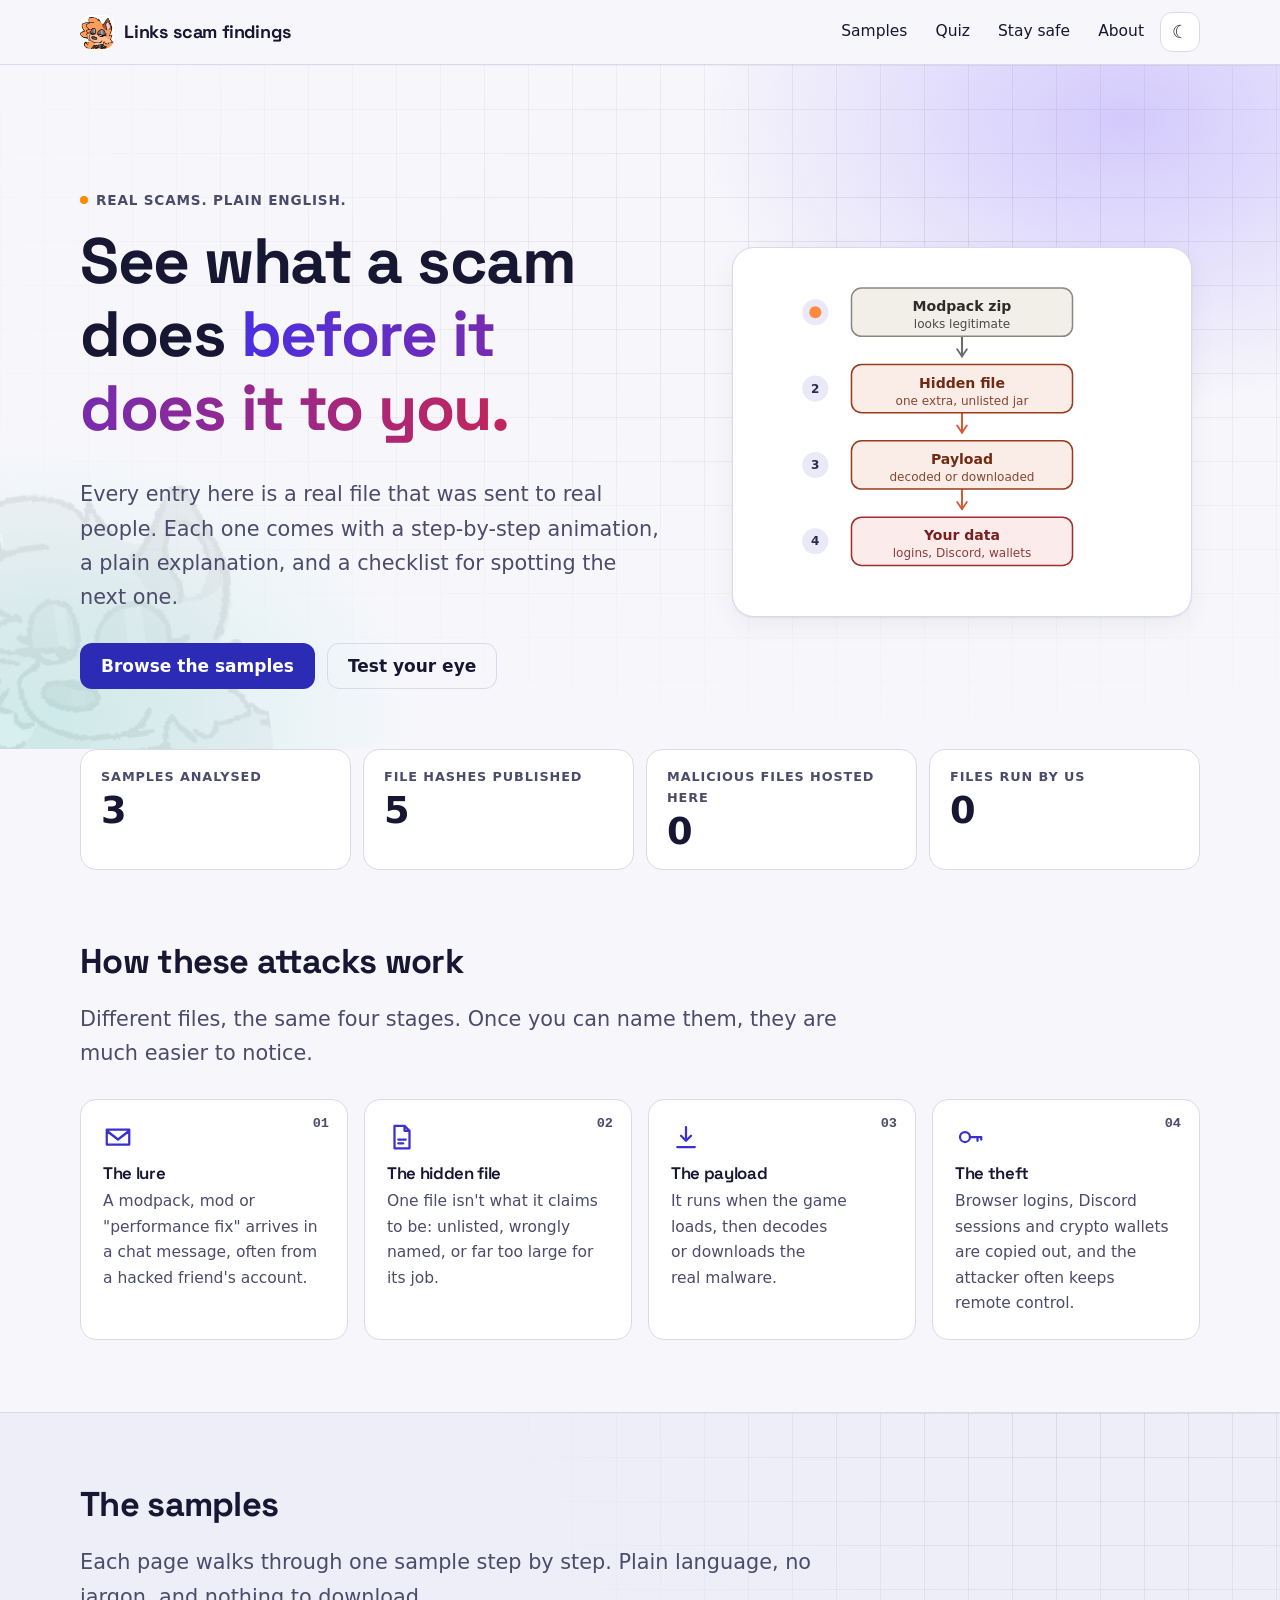
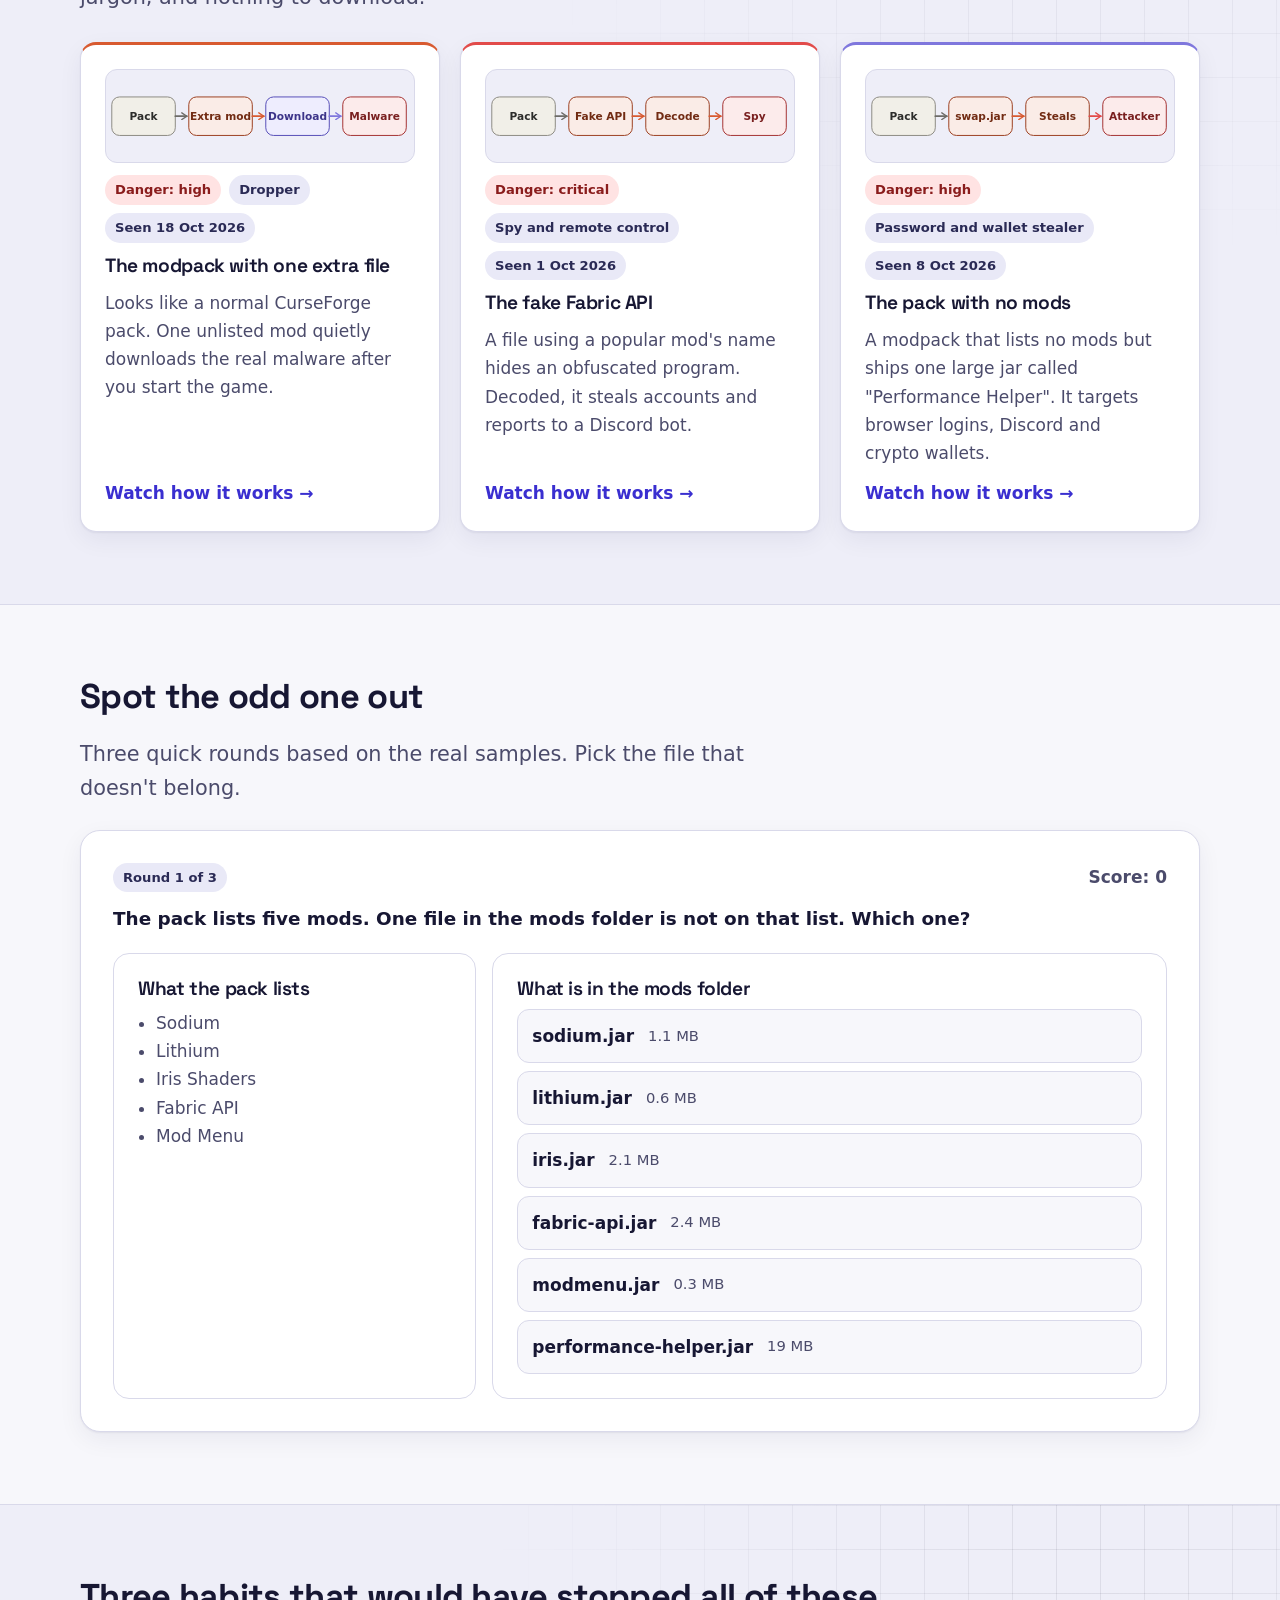
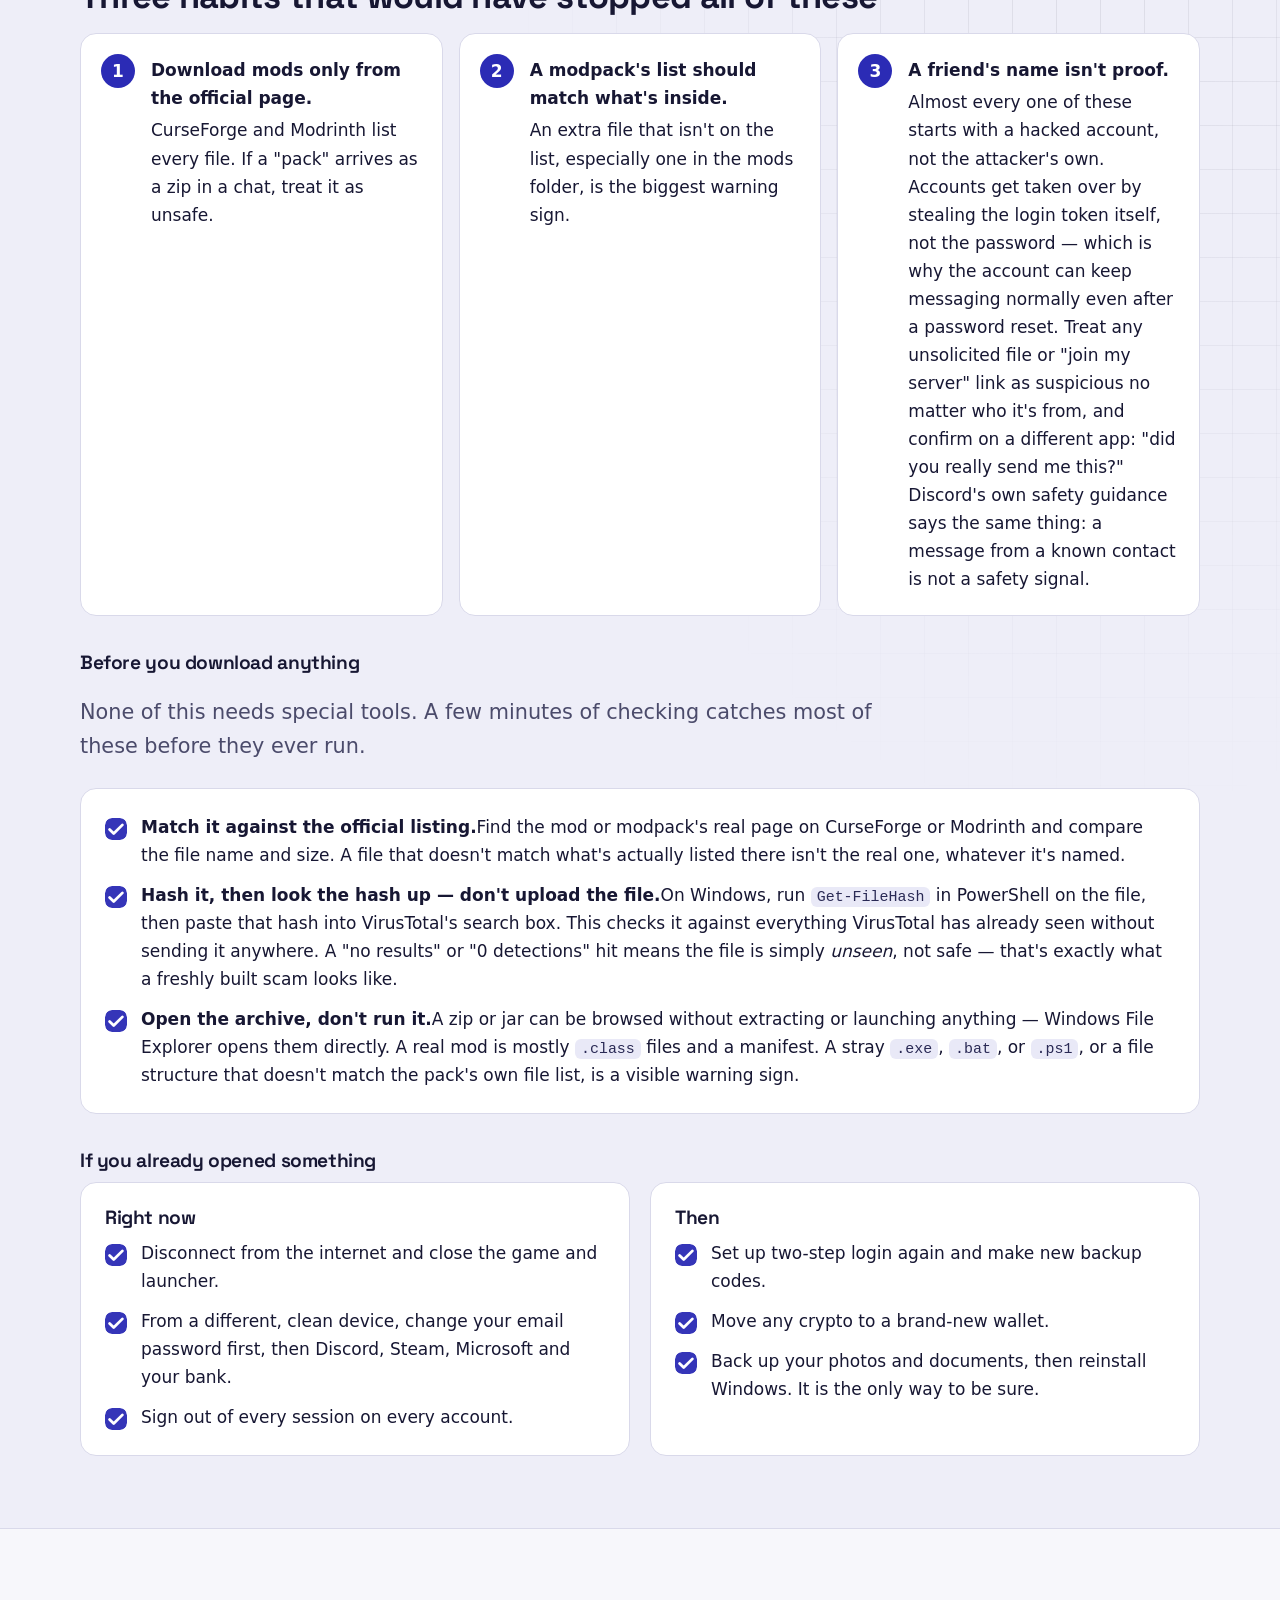
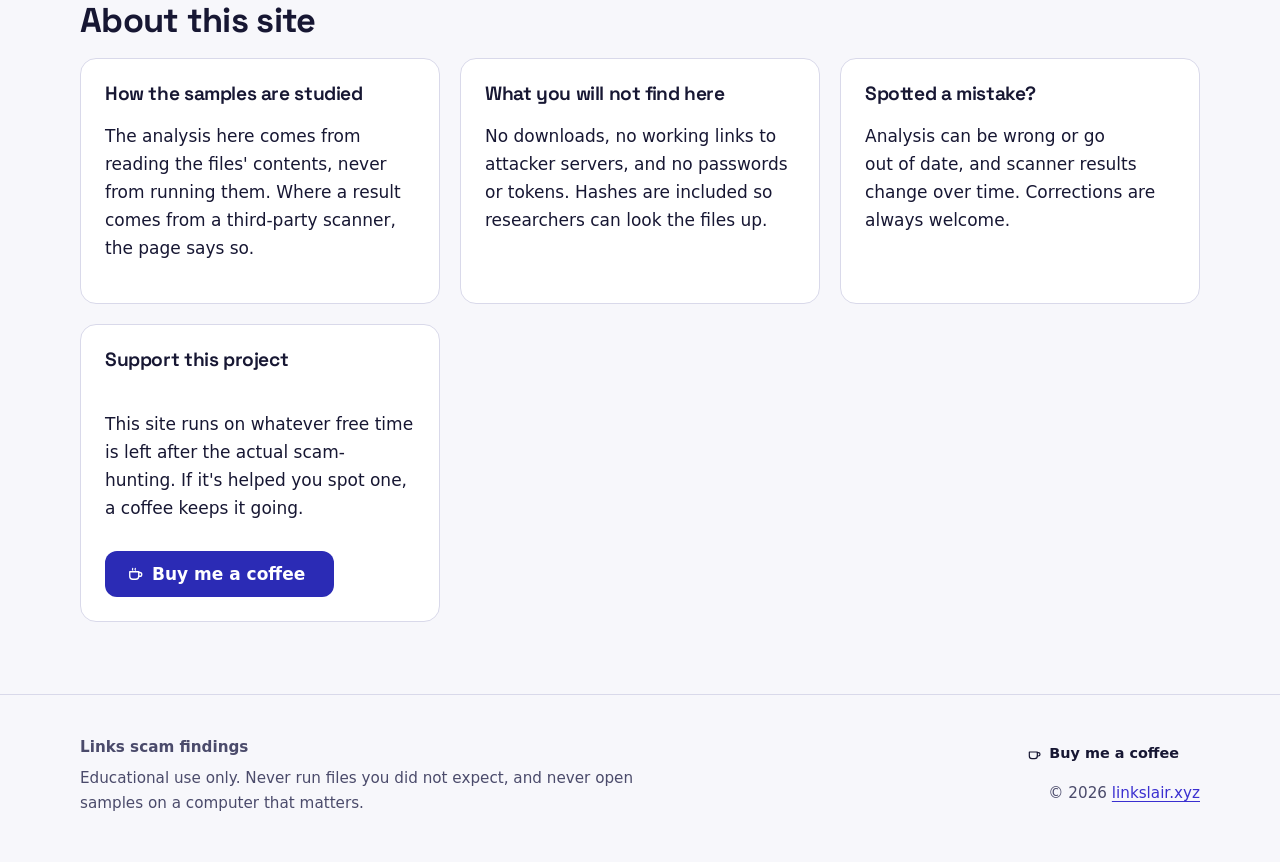
<file: index.html>
<!doctype html>
<html lang="en">
<head>
<meta charset="utf-8">
<meta name="viewport" content="width=device-width,initial-scale=1">
<title>Links scam findings: see how scams and malware really work</title>
<meta name="description" content="Plain-English breakdowns and short animations of real scams and malware that spread through fake Minecraft modpacks and Discord messages.">
<meta name="theme-color" content="#151538">
<meta property="og:title" content="Links scam findings">
<meta property="og:description" content="We rip open sketchy modpack zips so you don't have to. Real scams, real malware, broken down step by step with more jokes than a security report has any right to have.">
<meta property="og:type" content="website">
<meta property="og:url" content="https://scams.linkslair.xyz/">
<meta property="og:image" content="https://scams.linkslair.xyz/assets/embed.gif">
<meta property="og:image:type" content="image/gif">
<meta property="og:image:width" content="380">
<meta property="og:image:height" content="384">
<meta name="twitter:card" content="summary_large_image">
<meta name="twitter:title" content="Links scam findings">
<meta name="twitter:description" content="We rip open sketchy modpack zips so you don't have to. Real scams, real malware, broken down step by step with more jokes than a security report has any right to have.">
<meta name="twitter:image" content="https://scams.linkslair.xyz/assets/embed.gif">
<link rel="icon" type="image/png" href="assets/logo.png">
<link rel="stylesheet" href="assets/style.css">
<script>try{var t=localStorage.getItem('theme');if(t==='light'||t==='dark')document.documentElement.setAttribute('data-theme',t)}catch(e){}</script>
</head>
<body>
<a class="skip" href="#main">Skip to content</a>
<header class="site">
  <div class="wrap">
    <a class="brand" href="./" aria-label="Links scam findings, home">
      <img src="assets/logo.png" width="34" height="34" alt="" decoding="async">
      Links scam findings
    </a>
    <nav class="main" aria-label="Main">
      <ul>
        <li><a href="#samples">Samples</a></li>
        <li><a href="#quiz">Quiz</a></li>
        <li><a href="#safety">Stay safe</a></li>
        <li><a href="#about">About</a></li>
        <li><button class="icon-btn" id="theme" type="button" aria-pressed="false" aria-label="Switch theme"></button></li>
      </ul>
    </nav>
  </div>
</header>

<main id="main">
  <div class="hero hero-fx">
    <img class="hero-mascot" src="assets/logo.png" width="256" height="256" alt="" decoding="async" loading="eager">
    <div class="wrap hero-grid">
      <div>
        <p class="eyebrow">Real scams. Plain English.</p>
        <h1>See what a scam does <span class="grad">before it does it to you.</span></h1>
        <p class="lead">Every entry here is a real file that was sent to real people. Each one comes with a step-by-step animation, a plain explanation, and a checklist for spotting the next one.</p>
        <div class="actions">
          <a class="btn primary" href="#samples">Browse the samples</a>
          <a class="btn ghost" href="#quiz">Test your eye</a>
        </div>
      </div>
      <div class="hero-card" role="img" aria-label="Illustration: a fake modpack leads to a hidden file, then a payload, then stolen data">
        <svg viewBox="0 0 420 330" aria-hidden="true" focusable="false">
          <defs><marker id="ha" viewBox="0 0 10 10" refX="8" refY="5" markerWidth="6" markerHeight="6" orient="auto-start-reverse"><path d="M2 1L8 5L2 9" fill="none" stroke="context-stroke" stroke-width="1.5" stroke-linecap="round" stroke-linejoin="round"/></marker></defs>
          <g class="hc-line" fill="none" stroke-width="2" stroke-linecap="round"><path d="M210 70V90" class="a-gray" marker-end="url(#ha)"/><path d="M210 146V166" class="a-coral" marker-end="url(#ha)"/><path d="M210 222V242" class="a-coral" marker-end="url(#ha)"/></g>
          <g class="hc-node n-gray" style="--i:0"><rect x="100" y="22" width="220" height="48" rx="10"/><text class="dg-t" x="210" y="40" text-anchor="middle" dominant-baseline="central">Modpack zip</text><text class="dg-s" x="210" y="58" text-anchor="middle" dominant-baseline="central">looks legitimate</text></g>
          <g class="hc-node n-coral" style="--i:1"><rect x="100" y="98" width="220" height="48" rx="10"/><text class="dg-t" x="210" y="116" text-anchor="middle" dominant-baseline="central">Hidden file</text><text class="dg-s" x="210" y="134" text-anchor="middle" dominant-baseline="central">one extra, unlisted jar</text></g>
          <g class="hc-node n-coral" style="--i:2"><rect x="100" y="174" width="220" height="48" rx="10"/><text class="dg-t" x="210" y="192" text-anchor="middle" dominant-baseline="central">Payload</text><text class="dg-s" x="210" y="210" text-anchor="middle" dominant-baseline="central">decoded or downloaded</text></g>
          <g class="hc-node n-red" style="--i:3"><rect x="100" y="250" width="220" height="48" rx="10"/><text class="dg-t" x="210" y="268" text-anchor="middle" dominant-baseline="central">Your data</text><text class="dg-s" x="210" y="286" text-anchor="middle" dominant-baseline="central">logins, Discord, wallets</text></g>
          <g class="hc-num" font-size="12" font-weight="700" text-anchor="middle" dominant-baseline="central"><circle cx="64" cy="46" r="13"/><text x="64" y="46">1</text><circle cx="64" cy="122" r="13"/><text x="64" y="122">2</text><circle cx="64" cy="198" r="13"/><text x="64" y="198">3</text><circle cx="64" cy="274" r="13"/><text x="64" y="274">4</text></g>
          <circle class="hc-dot" r="6" cx="0" cy="0"/>
        </svg>
      </div>
    </div>
  </div>

  <div class="wrap">
    <dl class="stats" aria-label="At a glance">
      <div><dt>Samples analysed</dt><dd><span class="count" data-to="3">3</span></dd></div>
      <div><dt>File hashes published</dt><dd><span class="count" data-to="5">5</span></dd></div>
      <div><dt>Malicious files hosted here</dt><dd><span class="count" data-to="0">0</span></dd></div>
      <div><dt>Files run by us</dt><dd><span class="count" data-to="0">0</span></dd></div>
    </dl>
  </div>

  <section aria-labelledby="how-h">
    <div class="wrap">
      <h2 id="how-h">How these attacks work</h2>
      <p class="lead" style="margin-bottom:28px">Different files, the same four stages. Once you can name them, they are much easier to notice.</p>
      <ol class="flow">
        <li><svg viewBox="0 0 24 24" aria-hidden="true"><path d="M3 6h18v12H3z M3 7l9 7 9-7" fill="none" stroke="currentColor" stroke-width="1.8" stroke-linejoin="round"/></svg><h3>The lure</h3><p>A modpack, mod or "performance fix" arrives in a chat message, often from a hacked friend's account.</p></li>
        <li><svg viewBox="0 0 24 24" aria-hidden="true"><path d="M6 3h8l4 4v14H6z M14 3v4h4" fill="none" stroke="currentColor" stroke-width="1.8" stroke-linejoin="round"/><path d="M9 14h6M9 17h4" stroke="currentColor" stroke-width="1.8" stroke-linecap="round"/></svg><h3>The hidden file</h3><p>One file isn't what it claims to be: unlisted, wrongly named, or far too large for its job.</p></li>
        <li><svg viewBox="0 0 24 24" aria-hidden="true"><path d="M12 4v11m0 0l-4-4m4 4l4-4M5 20h14" fill="none" stroke="currentColor" stroke-width="1.8" stroke-linecap="round" stroke-linejoin="round"/></svg><h3>The payload</h3><p>It runs when the game loads, then decodes or downloads the real malware.</p></li>
        <li><svg viewBox="0 0 24 24" aria-hidden="true"><circle cx="8" cy="12" r="4" fill="none" stroke="currentColor" stroke-width="1.8"/><path d="M12 12h9M18 12v3M21 12v2" fill="none" stroke="currentColor" stroke-width="1.8" stroke-linecap="round"/></svg><h3>The theft</h3><p>Browser logins, Discord sessions and crypto wallets are copied out, and the attacker often keeps remote control.</p></li>
      </ol>
    </div>
  </section>

  <section id="samples" class="band" aria-labelledby="samples-h">
    <div class="wrap">
      <h2 id="samples-h">The samples</h2>
      <p class="lead" style="margin-bottom:28px">Each page walks through one sample step by step. Plain language, no jargon, and nothing to download.</p>
      <div class="grid">
        <article class="card" data-accent="coral">
          <svg class="mini" viewBox="0 0 320 96" aria-hidden="true" focusable="false"><defs><marker id="m1" viewBox="0 0 10 10" refX="8" refY="5" markerWidth="5" markerHeight="5" orient="auto-start-reverse"><path d="M2 1L8 5L2 9" fill="none" stroke="context-stroke" stroke-width="1.6" stroke-linecap="round" stroke-linejoin="round"/></marker></defs>
            <g class="mn n-gray" style="--i:0"><rect x="6" y="28" width="66" height="40" rx="8"/><text x="39" y="48" text-anchor="middle" dominant-baseline="central">Pack</text></g>
            <path d="M72 48H84" class="ma a-gray" marker-end="url(#m1)"/>
            <g class="mn n-coral" style="--i:1"><rect x="86" y="28" width="66" height="40" rx="8"/><text x="119" y="48" text-anchor="middle" dominant-baseline="central">Extra mod</text></g>
            <path d="M152 48H164" class="ma a-coral" marker-end="url(#m1)"/>
            <g class="mn n-purple" style="--i:2"><rect x="166" y="28" width="66" height="40" rx="8"/><text x="199" y="48" text-anchor="middle" dominant-baseline="central">Download</text></g>
            <path d="M232 48H244" class="ma a-purple" marker-end="url(#m1)"/>
            <g class="mn n-red" style="--i:3"><rect x="246" y="28" width="66" height="40" rx="8"/><text x="279" y="48" text-anchor="middle" dominant-baseline="central">Malware</text></g></svg>
          <ul class="chips" aria-label="Details"><li class="chip danger">Danger: high</li><li class="chip">Dropper</li><li class="chip">Seen 18 Oct 2026</li></ul>
          <h3>The modpack with one extra file</h3>
          <p>Looks like a normal CurseForge pack. One unlisted mod quietly downloads the real malware after you start the game.</p>
          <a class="more" href="samples/bettersurvival-dropper.html">Watch how it works<span class="sr-only">: the modpack with one extra file</span></a>
        </article>
        <article class="card" data-accent="red">
          <svg class="mini" viewBox="0 0 320 96" aria-hidden="true" focusable="false"><defs><marker id="m2" viewBox="0 0 10 10" refX="8" refY="5" markerWidth="5" markerHeight="5" orient="auto-start-reverse"><path d="M2 1L8 5L2 9" fill="none" stroke="context-stroke" stroke-width="1.6" stroke-linecap="round" stroke-linejoin="round"/></marker></defs>
            <g class="mn n-gray" style="--i:0"><rect x="6" y="28" width="66" height="40" rx="8"/><text x="39" y="48" text-anchor="middle" dominant-baseline="central">Pack</text></g>
            <path d="M72 48H84" class="ma a-gray" marker-end="url(#m2)"/>
            <g class="mn n-coral" style="--i:1"><rect x="86" y="28" width="66" height="40" rx="8"/><text x="119" y="48" text-anchor="middle" dominant-baseline="central">Fake API</text></g>
            <path d="M152 48H164" class="ma a-coral" marker-end="url(#m2)"/>
            <g class="mn n-coral" style="--i:2"><rect x="166" y="28" width="66" height="40" rx="8"/><text x="199" y="48" text-anchor="middle" dominant-baseline="central">Decode</text></g>
            <path d="M232 48H244" class="ma a-coral" marker-end="url(#m2)"/>
            <g class="mn n-red" style="--i:3"><rect x="246" y="28" width="66" height="40" rx="8"/><text x="279" y="48" text-anchor="middle" dominant-baseline="central">Spy</text></g></svg>
          <ul class="chips" aria-label="Details"><li class="chip danger">Danger: critical</li><li class="chip">Spy and remote control</li><li class="chip">Seen 1 Oct 2026</li></ul>
          <h3>The fake Fabric API</h3>
          <p>A file using a popular mod's name hides an obfuscated program. Decoded, it steals accounts and reports to a Discord bot.</p>
          <a class="more" href="samples/akita-sparkbot.html">Watch how it works<span class="sr-only">: the fake Fabric API</span></a>
        </article>
        <article class="card" data-accent="purple">
          <svg class="mini" viewBox="0 0 320 96" aria-hidden="true" focusable="false"><defs><marker id="m3" viewBox="0 0 10 10" refX="8" refY="5" markerWidth="5" markerHeight="5" orient="auto-start-reverse"><path d="M2 1L8 5L2 9" fill="none" stroke="context-stroke" stroke-width="1.6" stroke-linecap="round" stroke-linejoin="round"/></marker></defs>
            <g class="mn n-gray" style="--i:0"><rect x="6" y="28" width="66" height="40" rx="8"/><text x="39" y="48" text-anchor="middle" dominant-baseline="central">Pack</text></g>
            <path d="M72 48H84" class="ma a-gray" marker-end="url(#m3)"/>
            <g class="mn n-coral" style="--i:1"><rect x="86" y="28" width="66" height="40" rx="8"/><text x="119" y="48" text-anchor="middle" dominant-baseline="central">swap.jar</text></g>
            <path d="M152 48H164" class="ma a-coral" marker-end="url(#m3)"/>
            <g class="mn n-coral" style="--i:2"><rect x="166" y="28" width="66" height="40" rx="8"/><text x="199" y="48" text-anchor="middle" dominant-baseline="central">Steals</text></g>
            <path d="M232 48H244" class="ma a-red" marker-end="url(#m3)"/>
            <g class="mn n-red" style="--i:3"><rect x="246" y="28" width="66" height="40" rx="8"/><text x="279" y="48" text-anchor="middle" dominant-baseline="central">Attacker</text></g></svg>
          <ul class="chips" aria-label="Details"><li class="chip danger">Danger: high</li><li class="chip">Password and wallet stealer</li><li class="chip">Seen 8 Oct 2026</li></ul>
          <h3>The pack with no mods</h3>
          <p>A modpack that lists no mods but ships one large jar called "Performance Helper". It targets browser logins, Discord and crypto wallets.</p>
          <a class="more" href="samples/yunocraft-swapjar.html">Watch how it works<span class="sr-only">: the pack with no mods</span></a>
        </article>
      </div>
    </div>
  </section>

  <section id="quiz" aria-labelledby="quiz-h">
    <div class="wrap">
      <h2 id="quiz-h">Spot the odd one out</h2>
      <p class="lead" style="margin-bottom:24px">Three quick rounds based on the real samples. Pick the file that doesn't belong.</p>
      <div id="quiz-root" class="quiz"><noscript><p class="callout">The quiz needs JavaScript. The sample pages above cover the same warning signs in text.</p></noscript></div>
    </div>
  </section>

  <section id="safety" class="band" aria-labelledby="safety-h">
    <div class="wrap">
      <h2 id="safety-h">Three habits that would have stopped all of these</h2>
      <ol class="tips">
        <li><strong>Download mods only from the official page.</strong>CurseForge and Modrinth list every file. If a "pack" arrives as a zip in a chat, treat it as unsafe.</li>
        <li><strong>A modpack's list should match what's inside.</strong>An extra file that isn't on the list, especially one in the mods folder, is the biggest warning sign.</li>
        <li><strong>A friend's name isn't proof.</strong>Almost every one of these starts with a hacked account, not the attacker's own. Accounts get taken over by stealing the login token itself, not the password — which is why the account can keep messaging normally even after a password reset. Treat any unsolicited file or "join my server" link as suspicious no matter who it's from, and confirm on a different app: "did you really send me this?" Discord's own safety guidance says the same thing: a message from a known contact is not a safety signal.</li>
      </ol>

      <h3 style="margin-top:36px">Before you download anything</h3>
      <p class="lead" style="margin-bottom:24px">None of this needs special tools. A few minutes of checking catches most of these before they ever run.</p>
      <div class="panel">
        <ul class="checks">
          <li><strong>Match it against the official listing.</strong>Find the mod or modpack's real page on CurseForge or Modrinth and compare the file name and size. A file that doesn't match what's actually listed there isn't the real one, whatever it's named.</li>
          <li><strong>Hash it, then look the hash up — don't upload the file.</strong>On Windows, run <code>Get-FileHash</code> in PowerShell on the file, then paste that hash into VirusTotal's search box. This checks it against everything VirusTotal has already seen without sending it anywhere. A "no results" or "0 detections" hit means the file is simply <em>unseen</em>, not safe — that's exactly what a freshly built scam looks like.</li>
          <li><strong>Open the archive, don't run it.</strong>A zip or jar can be browsed without extracting or launching anything — Windows File Explorer opens them directly. A real mod is mostly <code>.class</code> files and a manifest. A stray <code>.exe</code>, <code>.bat</code>, or <code>.ps1</code>, or a file structure that doesn't match the pack's own file list, is a visible warning sign.</li>
        </ul>
      </div>

      <h3 style="margin-top:36px">If you already opened something</h3>
      <div class="cols">
        <div class="panel"><h3>Right now</h3>
          <ul class="checks">
            <li>Disconnect from the internet and close the game and launcher.</li>
            <li>From a different, clean device, change your email password first, then Discord, Steam, Microsoft and your bank.</li>
            <li>Sign out of every session on every account.</li>
          </ul></div>
        <div class="panel"><h3>Then</h3>
          <ul class="checks">
            <li>Set up two-step login again and make new backup codes.</li>
            <li>Move any crypto to a brand-new wallet.</li>
            <li>Back up your photos and documents, then reinstall Windows. It is the only way to be sure.</li>
          </ul></div>
      </div>
    </div>
  </section>

  <section id="about" aria-labelledby="about-h">
    <div class="wrap">
      <h2 id="about-h">About this site</h2>
      <div class="cols">
        <div class="panel"><h3>How the samples are studied</h3><p>The analysis here comes from reading the files' contents, never from running them. Where a result comes from a third-party scanner, the page says so.</p></div>
        <div class="panel"><h3>What you will not find here</h3><p>No downloads, no working links to attacker servers, and no passwords or tokens. Hashes are included so researchers can look the files up.</p></div>
        <div class="panel"><h3>Spotted a mistake?</h3><p>Analysis can be wrong or go out of date, and scanner results change over time. Corrections are always welcome.</p></div>
        <div class="panel support-panel">
          <h3>Support this project</h3>
          <p>This site runs on whatever free time is left after the actual scam-hunting. If it's helped you spot one, a coffee keeps it going.</p>
          <a class="btn primary" href="https://buymeacoffee.com/link_thefox" target="_blank" rel="noopener noreferrer">
            <svg viewBox="0 0 24 24" width="18" height="18" aria-hidden="true"><path d="M5 9h12v6a4 4 0 0 1-4 4H9a4 4 0 0 1-4-4V9Z" fill="none" stroke="currentColor" stroke-width="1.8" stroke-linejoin="round"/><path d="M17 10h1.5a2.5 2.5 0 0 1 0 5H17" fill="none" stroke="currentColor" stroke-width="1.8" stroke-linecap="round" stroke-linejoin="round"/><path d="M9 4.5c-.6.8-.6 1.4 0 2.2M12.5 4.5c-.6.8-.6 1.4 0 2.2" stroke="currentColor" stroke-width="1.6" stroke-linecap="round"/></svg>
            Buy me a coffee<span class="sr-only"> (opens in a new tab)</span>
          </a>
        </div>
      </div>
    </div>
  </section>
</main>

<footer class="site">
  <div class="wrap">
    <div><p><strong>Links scam findings</strong></p><p>Educational use only. Never run files you did not expect, and never open samples on a computer that matters.</p></div>
    <div class="footer-right">
      <a class="footer-coffee" href="https://buymeacoffee.com/link_thefox" target="_blank" rel="noopener noreferrer">
        <svg viewBox="0 0 24 24" width="16" height="16" aria-hidden="true"><path d="M5 9h12v6a4 4 0 0 1-4 4H9a4 4 0 0 1-4-4V9Z" fill="none" stroke="currentColor" stroke-width="1.8" stroke-linejoin="round"/><path d="M17 10h1.5a2.5 2.5 0 0 1 0 5H17" fill="none" stroke="currentColor" stroke-width="1.8" stroke-linecap="round" stroke-linejoin="round"/></svg>
        Buy me a coffee<span class="sr-only"> (opens in a new tab)</span>
      </a>
      <p>&copy; <span id="year">2026</span> <a href="https://linkslair.xyz">linkslair.xyz</a></p>
    </div>
  </div>
</footer>
<script src="assets/site.js"></script>
<script src="assets/home.js"></script>
</body>
</html>
</file>
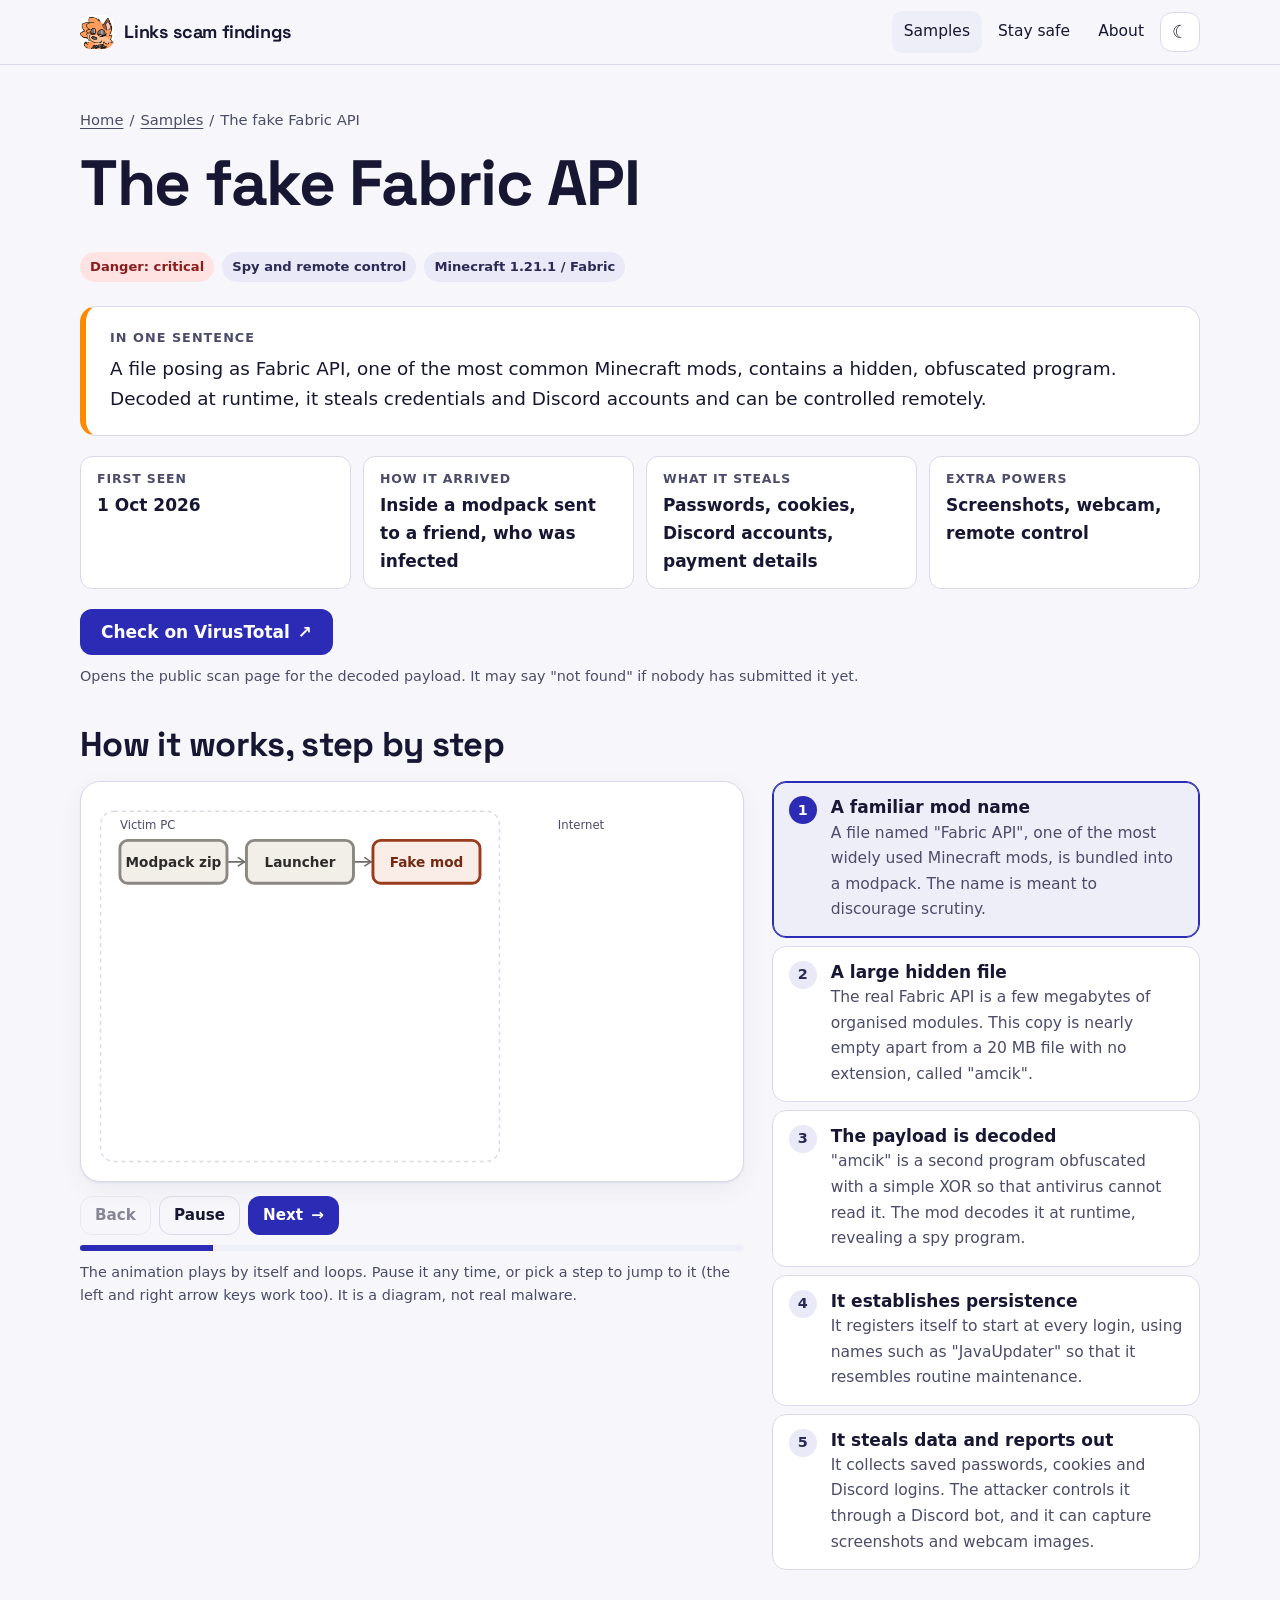
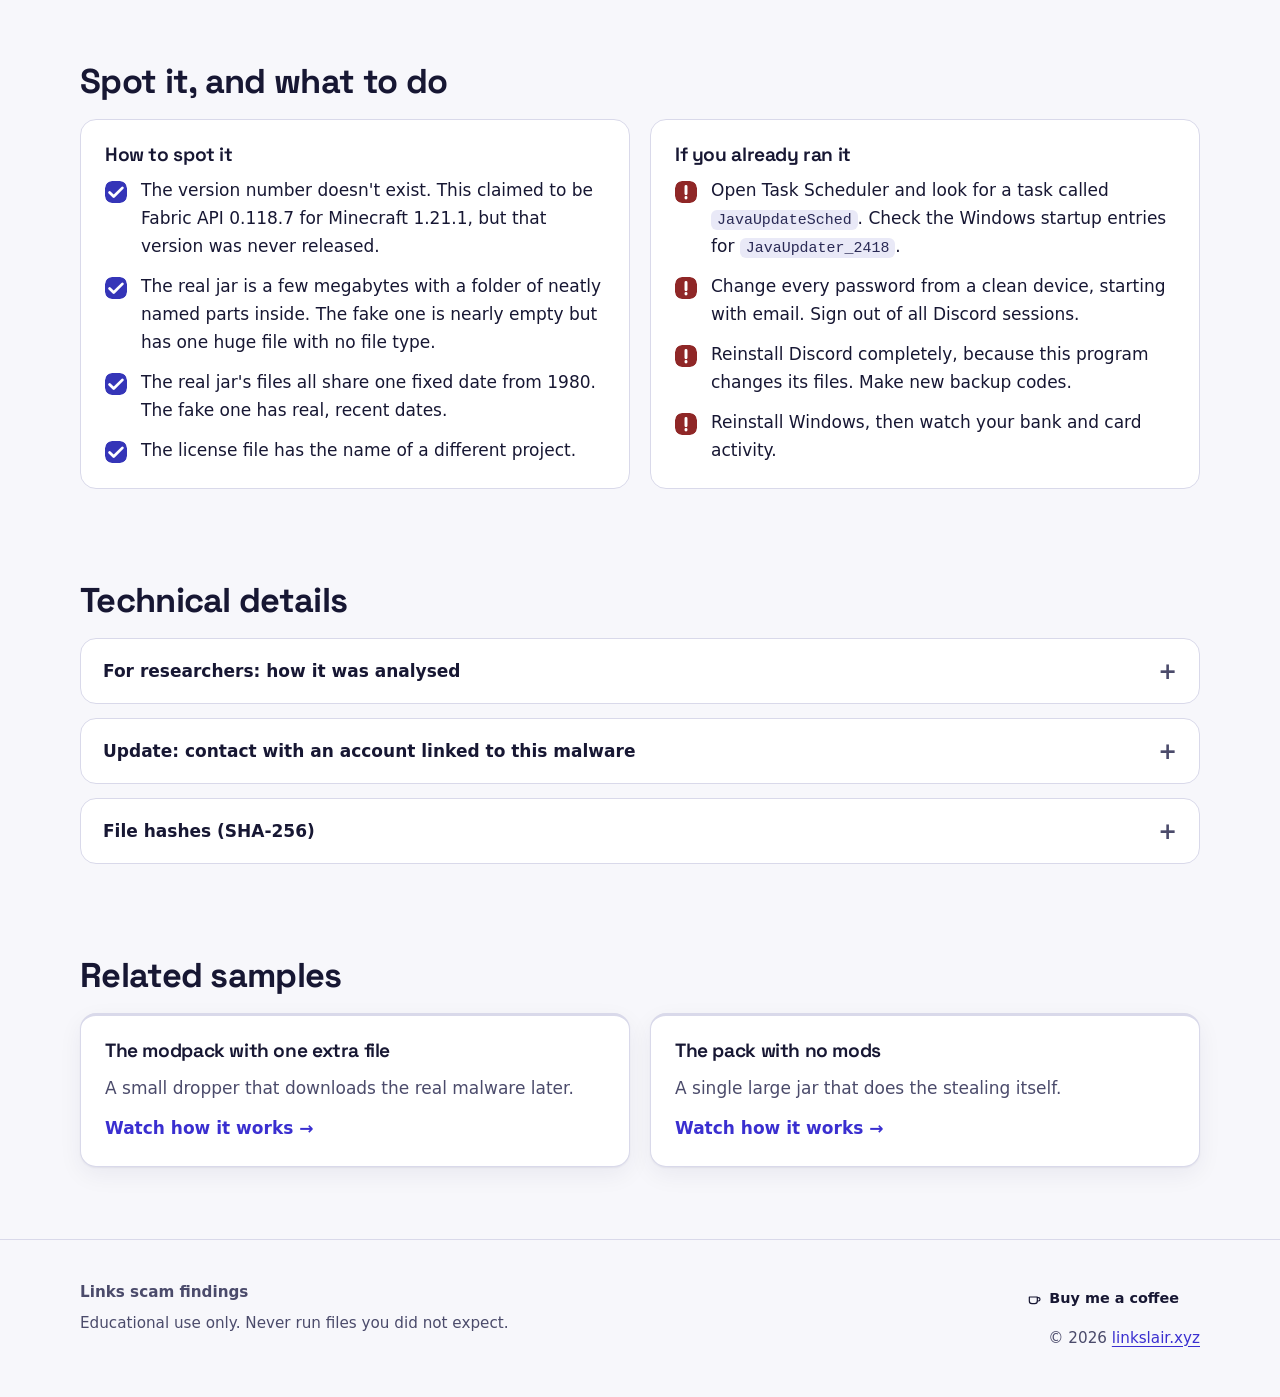
<file: samples/akita-sparkbot.html>
<!doctype html>
<html lang="en">
<head>
<meta charset="utf-8">
<meta name="viewport" content="width=device-width,initial-scale=1">
<title>The fake Fabric API | Links scam findings</title>
<meta name="description" content="A file pretending to be the popular Fabric API mod hides a scrambled spy program that steals logins and reports through Discord. Watch how it works.">
<meta name="theme-color" content="#151538">
<meta property="og:title" content="The fake Fabric API | Links scam findings">
<meta property="og:description" content="We rip open sketchy modpack zips so you don't have to. Real scams, real malware, broken down step by step with more jokes than a security report has any right to have.">
<meta property="og:type" content="article">
<meta property="og:url" content="https://scams.linkslair.xyz/samples/akita-sparkbot.html">
<meta property="og:image" content="https://scams.linkslair.xyz/assets/embed.gif">
<meta property="og:image:type" content="image/gif">
<meta property="og:image:width" content="380">
<meta property="og:image:height" content="384">
<meta name="twitter:card" content="summary_large_image">
<meta name="twitter:title" content="The fake Fabric API | Links scam findings">
<meta name="twitter:description" content="We rip open sketchy modpack zips so you don't have to. Real scams, real malware, broken down step by step with more jokes than a security report has any right to have.">
<meta name="twitter:image" content="https://scams.linkslair.xyz/assets/embed.gif">
<link rel="icon" type="image/png" href="../assets/logo.png">
<link rel="stylesheet" href="../assets/style.css">
<script>try{var t=localStorage.getItem('theme');if(t==='light'||t==='dark')document.documentElement.setAttribute('data-theme',t)}catch(e){}</script>
</head>
<body>
<a class="skip" href="#main">Skip to content</a>
<header class="site"><div class="wrap">
  <a class="brand" href="../" aria-label="Links scam findings, home"><img src="../assets/logo.png" width="34" height="34" alt="" decoding="async">Links scam findings</a>
  <nav class="main" aria-label="Main"><ul>
    <li><a href="../#samples" aria-current="page">Samples</a></li><li><a href="../#safety">Stay safe</a></li><li><a href="../#about">About</a></li>
    <li><button class="icon-btn" id="theme" type="button" aria-pressed="false" aria-label="Switch theme"></button></li>
  </ul></nav>
</div></header>

<main id="main"><div class="wrap">
  <p class="crumbs"><a href="../">Home</a><span aria-hidden="true">/</span><a href="../#samples">Samples</a><span aria-hidden="true">/</span>The fake Fabric API</p>
  <h1>The fake Fabric API</h1>
  <ul class="chips" aria-label="Details"><li class="chip danger">Danger: critical</li><li class="chip">Spy and remote control</li><li class="chip">Minecraft 1.21.1 / Fabric</li></ul>
  <p class="tldr"><b>In one sentence</b>A file posing as Fabric API, one of the most common Minecraft mods, contains a hidden, obfuscated program. Decoded at runtime, it steals credentials and Discord accounts and can be controlled remotely.</p>
  <dl class="facts">
    <div class="fact"><dt>First seen</dt><dd>1 Oct 2026</dd></div>
    <div class="fact"><dt>How it arrived</dt><dd>Inside a modpack sent to a friend, who was infected</dd></div>
    <div class="fact"><dt>What it steals</dt><dd>Passwords, cookies, Discord accounts, payment details</dd></div>
    <div class="fact"><dt>Extra powers</dt><dd>Screenshots, webcam, remote control</dd></div>
  </dl>
  <div class="actions" style="margin-top:20px"><a class="btn primary" href="https://www.virustotal.com/gui/file/71DB3A7BEC4AF717297BCCBD29594A0D5C34C35FE42429D77F9C05C173CA2A12" target="_blank" rel="noopener noreferrer">Check on VirusTotal <span class="sr-only">(opens in a new tab)</span><span aria-hidden="true">&#8599;</span></a></div>
  <p class="note">Opens the public scan page for the decoded payload. It may say "not found" if nobody has submitted it yet.</p>

  <section aria-labelledby="demo-h" style="padding-top:36px">
    <h2 id="demo-h">How it works, step by step</h2>
    <div class="demo">
      <div>
        <figure class="stage-card" id="stage" style="margin:0" tabindex="0" role="group" aria-label="Animated diagram"></figure>
        <div class="controls" role="group" aria-label="Animation controls">
          <button class="btn ghost" id="prev" type="button">Back</button>
          <button class="btn ghost" id="auto" type="button" aria-pressed="true" aria-label="Pause the animation">Pause</button>
          <button class="btn primary" id="next" type="button">Next <span aria-hidden="true">&rarr;</span></button>
        </div>
        <div class="progress" aria-hidden="true"><i></i></div>
        <p class="scroll-hint">Swipe the diagram sideways to see all of it.</p>
        <p class="note">The animation plays by itself and loops. Pause it any time, or pick a step to jump to it (the left and right arrow keys work too). It is a diagram, not real malware.</p>
        <p id="live" class="sr-only" aria-live="polite"></p>
      </div>
      <ol class="steps" id="steps">
        <li><button class="step-btn" type="button"><span class="num" aria-hidden="true">1</span><span><strong>A familiar mod name</strong><span class="txt">A file named "Fabric API", one of the most widely used Minecraft mods, is bundled into a modpack. The name is meant to discourage scrutiny.</span></span></button></li>
        <li><button class="step-btn" type="button"><span class="num" aria-hidden="true">2</span><span><strong>A large hidden file</strong><span class="txt">The real Fabric API is a few megabytes of organised modules. This copy is nearly empty apart from a 20 MB file with no extension, called "amcik".</span></span></button></li>
        <li><button class="step-btn" type="button"><span class="num" aria-hidden="true">3</span><span><strong>The payload is decoded</strong><span class="txt">"amcik" is a second program obfuscated with a simple XOR so that antivirus cannot read it. The mod decodes it at runtime, revealing a spy program.</span></span></button></li>
        <li><button class="step-btn" type="button"><span class="num" aria-hidden="true">4</span><span><strong>It establishes persistence</strong><span class="txt">It registers itself to start at every login, using names such as "JavaUpdater" so that it resembles routine maintenance.</span></span></button></li>
        <li><button class="step-btn" type="button"><span class="num" aria-hidden="true">5</span><span><strong>It steals data and reports out</strong><span class="txt">It collects saved passwords, cookies and Discord logins. The attacker controls it through a Discord bot, and it can capture screenshots and webcam images.</span></span></button></li>
      </ol>
    </div>
  </section>

  <section aria-labelledby="spot-h" style="padding-top:20px">
    <h2 id="spot-h">Spot it, and what to do</h2>
    <div class="cols">
      <div class="panel"><h3>How to spot it</h3>
        <ul class="checks">
          <li>The version number doesn't exist. This claimed to be Fabric API 0.118.7 for Minecraft 1.21.1, but that version was never released.</li>
          <li>The real jar is a few megabytes with a folder of neatly named parts inside. The fake one is nearly empty but has one huge file with no file type.</li>
          <li>The real jar's files all share one fixed date from 1980. The fake one has real, recent dates.</li>
          <li>The license file has the name of a different project.</li>
        </ul></div>
      <div class="panel"><h3>If you already ran it</h3>
        <ul class="checks warnlist">
          <li>Open Task Scheduler and look for a task called <code>JavaUpdateSched</code>. Check the Windows startup entries for <code>JavaUpdater_2418</code>.</li>
          <li>Change every password from a clean device, starting with email. Sign out of all Discord sessions.</li>
          <li>Reinstall Discord completely, because this program changes its files. Make new backup codes.</li>
          <li>Reinstall Windows, then watch your bank and card activity.</li>
        </ul></div>
    </div>
  </section>

  <section style="padding-top:20px" aria-labelledby="tech-h">
    <h2 id="tech-h">Technical details</h2>
    <details>
      <summary>For researchers: how it was analysed</summary>
      <div>
        <p>The fake jar had a roughly 1 KB <code>fabric.mod.json</code>, a small loader, and a 20 MB extensionless resource named <code>amcik</code>. Its bytes were a ZIP file XOR-encoded with the single byte <code>0x06</code> (header <code>56 4D 05 02</code> decodes to <code>50 4B 03 04</code>). The decoded archive is a Java program with main class <code>me.akita.Entrypoint</code> and roughly 1,800 library files (a Discord bot library, an HTTP client, SQLite, JNA, a webcam library).</p>
        <p>It uses a mutex (<code>Global\SparkBotMtx_7f3a</code>), a scheduled task (<code>JavaUpdateSched</code>) and a registry Run value (<code>JavaUpdater_2418</code>), both launching <code>javaw.exe -jar</code>. Browser theft includes a public bypass of Chrome's app-bound encryption. It also injects JavaScript into the Discord desktop client to capture logins, two-step codes and payment forms.</p>
        <p>Command and control runs through a Discord bot that opens a channel per victim, plus webhooks. The identifiers of that infrastructure are withheld here on purpose and were not tested.</p>
        <p>It shares a set of custom Discord badge images with <a href="yunocraft-swapjar.html">"The pack with no mods"</a>, so the two may come from the same builder or kit. That is a lead, not proof of a single author.</p>
        <p>Why it bothers reading badges at all: an account's visible badges (Early Supporter, HypeSquad, boost level, rare or animated badges) are what a stolen-account reseller uses to price it. The badge-reading code here is account triage, not a cosmetic feature.</p>
      </div>
    </details>
    <details>
      <summary>Update: contact with an account linked to this malware</summary>
      <div>
        <p>In October 2026, an account believed to be connected to a related sample (see <a href="bettersurvival-dropper.html">"The modpack with one extra file"</a>) was contacted directly. What follows is self-reported, and some of it did not hold up.</p>
        <ul class="checks">
          <li>The account first claimed to write the malware themselves, plus a separate native executable variant. Later information instead points to a premade kit sold within a Turkish group, so this looks like bragging rather than fact. That fits this sample too: it shares a set of custom badge images with the other sample above, which is easier to explain as two buyers of the same kit than as one person's original code.</li>
          <li>They claim to test each build against a public scanning service before distributing it, aiming for zero detections.</li>
          <li>They described stealing high-value Discord accounts specifically to resell them, citing badges like Early Supporter or a long boost history as what sets the price.</li>
        </ul>
        <p class="note">Nothing here was obtained by running the malware, and nothing was shared with the account to help it evade detection further.</p>
      </div>
    </details>
    <details>
      <summary>File hashes (SHA-256)</summary>
      <div>
        <table>
          <thead><tr><th scope="col">File</th><th scope="col">Hash</th></tr></thead>
          <tbody>
            <tr><th scope="row">Decoded payload (zip)</th><td><div class="hash"><code>71DB3A7BEC4AF717297BCCBD29594A0D5C34C35FE42429D77F9C05C173CA2A12</code><button class="copy" type="button" data-copy="71DB3A7BEC4AF717297BCCBD29594A0D5C34C35FE42429D77F9C05C173CA2A12">Copy</button><a class="copy" href="https://www.virustotal.com/gui/file/71DB3A7BEC4AF717297BCCBD29594A0D5C34C35FE42429D77F9C05C173CA2A12" target="_blank" rel="noopener noreferrer">VirusTotal<span class="sr-only"> (opens in a new tab)</span></a></div></td></tr>
          </tbody>
        </table>
        <p class="note">At last check (9 Oct 2026) this hash was not known to VirusTotal. Results change over time.</p>
      </div>
    </details>
  </section>

  <section aria-labelledby="rel-h" style="padding-top:20px">
    <h2 id="rel-h">Related samples</h2>
    <div class="grid">
      <article class="card"><h3>The modpack with one extra file</h3><p>A small dropper that downloads the real malware later.</p><a class="more" href="bettersurvival-dropper.html">Watch how it works<span class="sr-only">: the modpack with one extra file</span></a></article>
      <article class="card"><h3>The pack with no mods</h3><p>A single large jar that does the stealing itself.</p><a class="more" href="yunocraft-swapjar.html">Watch how it works<span class="sr-only">: the pack with no mods</span></a></article>
    </div>
  </section>
</div></main>

<footer class="site"><div class="wrap">
  <div><p><strong>Links scam findings</strong></p><p>Educational use only. Never run files you did not expect.</p></div>
  <div class="footer-right">
    <a class="footer-coffee" href="https://buymeacoffee.com/link_thefox" target="_blank" rel="noopener noreferrer">
      <svg viewBox="0 0 24 24" width="16" height="16" aria-hidden="true"><path d="M5 9h12v6a4 4 0 0 1-4 4H9a4 4 0 0 1-4-4V9Z" fill="none" stroke="currentColor" stroke-width="1.8" stroke-linejoin="round"/><path d="M17 10h1.5a2.5 2.5 0 0 1 0 5H17" fill="none" stroke="currentColor" stroke-width="1.8" stroke-linecap="round" stroke-linejoin="round"/></svg>
      Buy me a coffee<span class="sr-only"> (opens in a new tab)</span>
    </a>
    <p>&copy; <span id="year">2026</span> <a href="https://linkslair.xyz">linkslair.xyz</a></p>
  </div>
</div></footer>
<script src="../assets/site.js"></script>
<script src="../assets/stage.js"></script>
<script>ScamStage.mount('#stage','akita');</script>
</body>
</html>
</file>
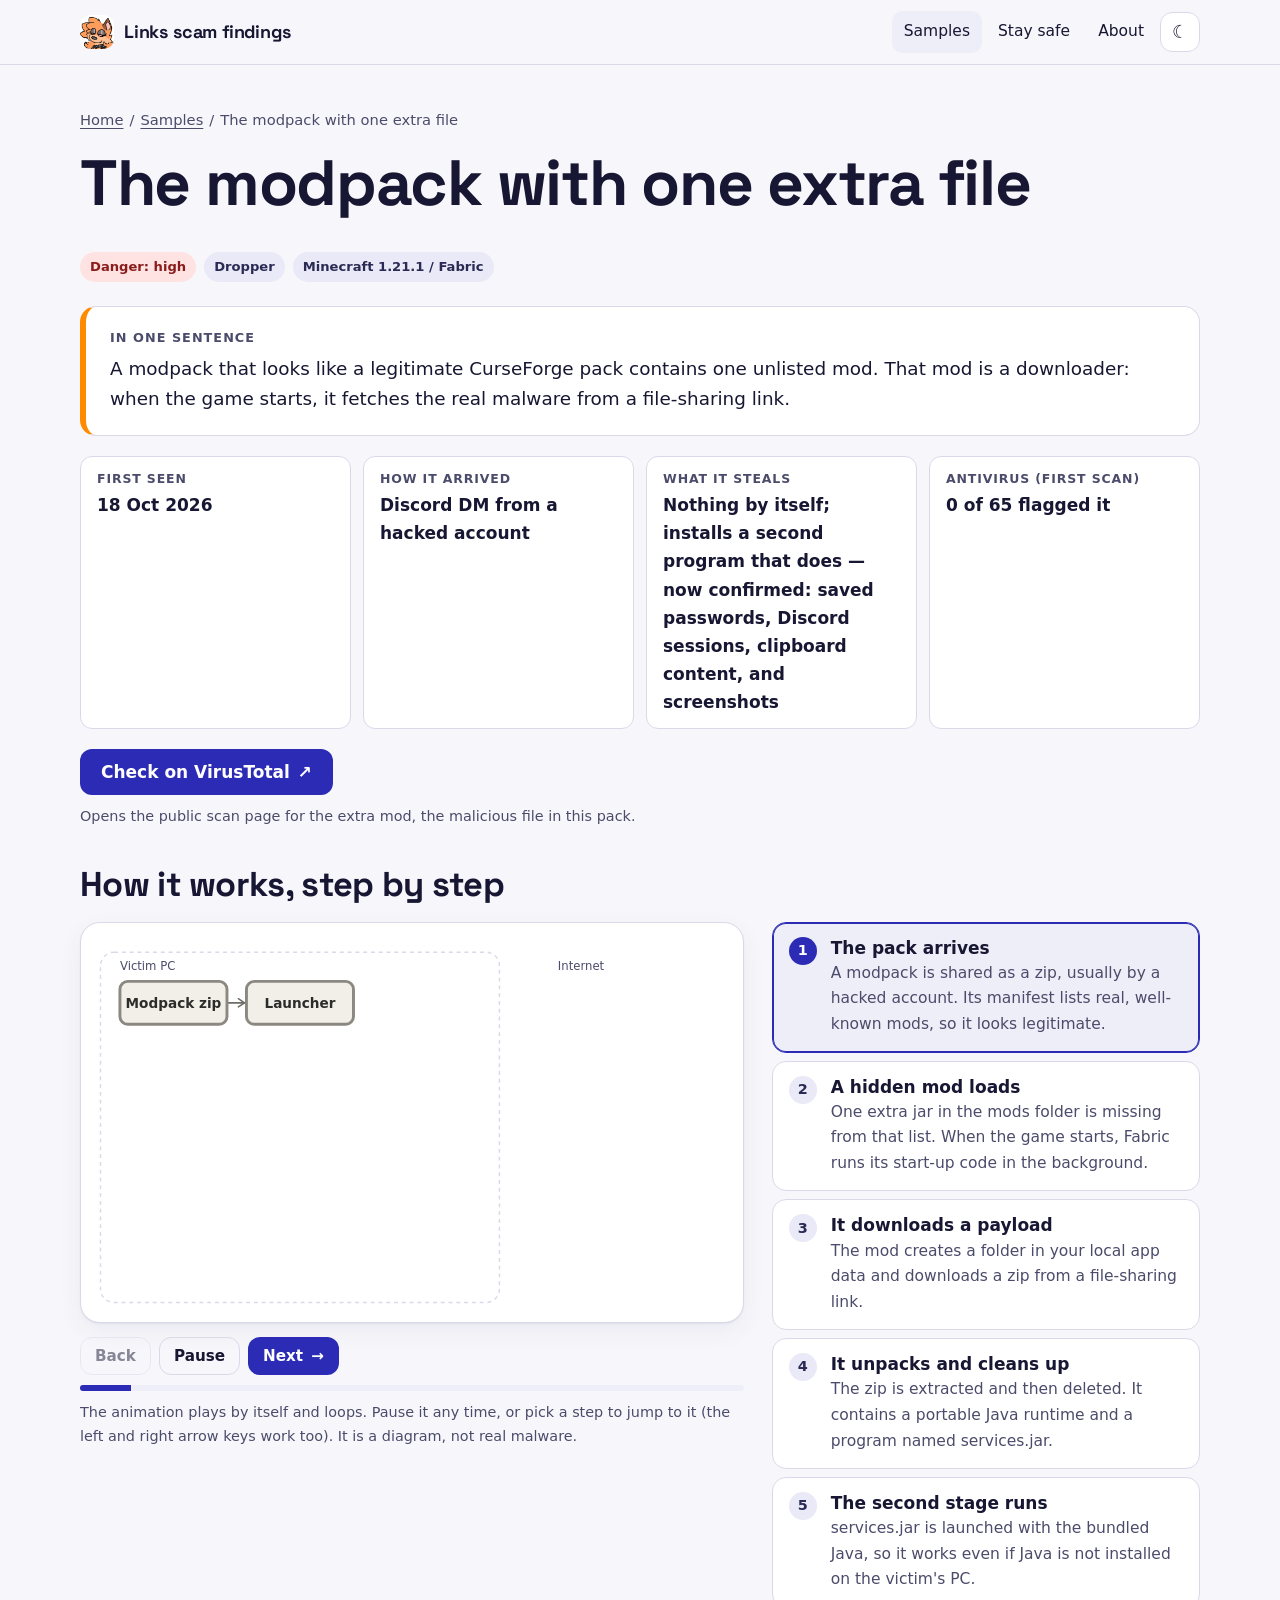
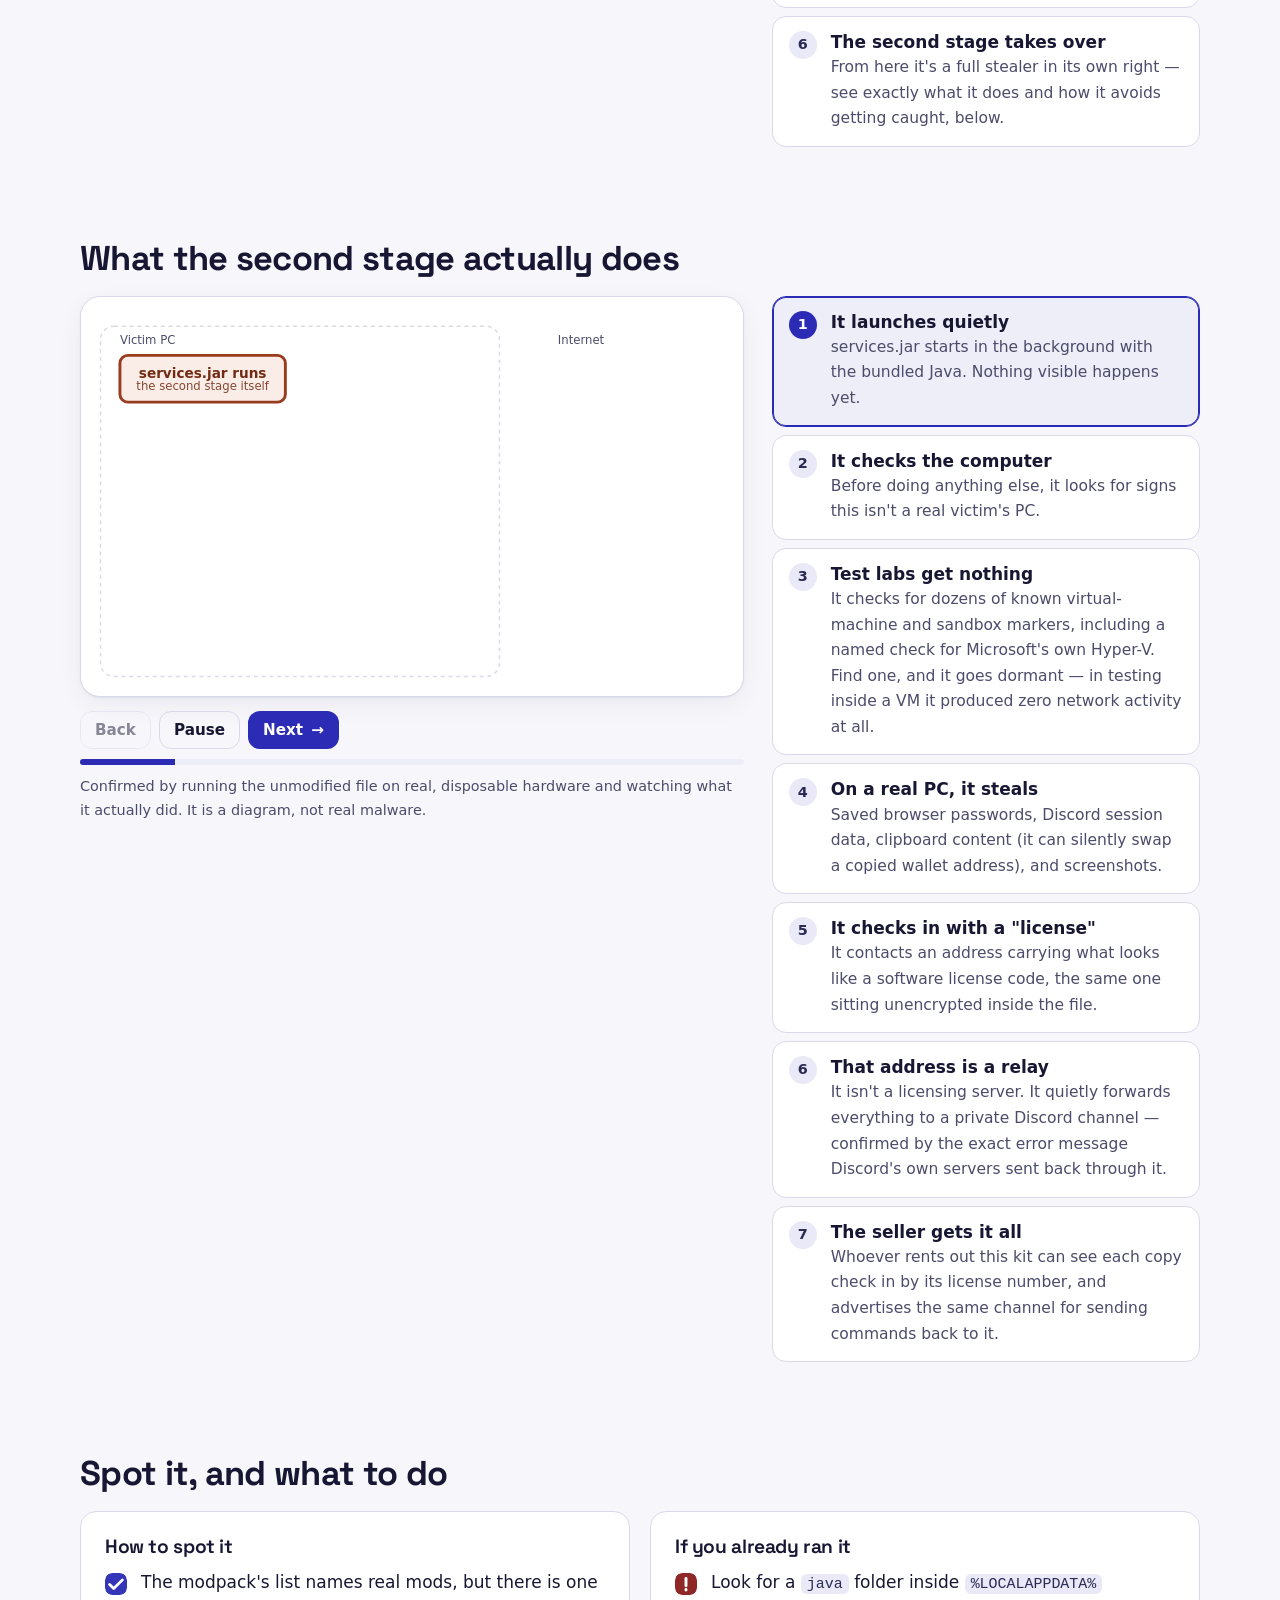
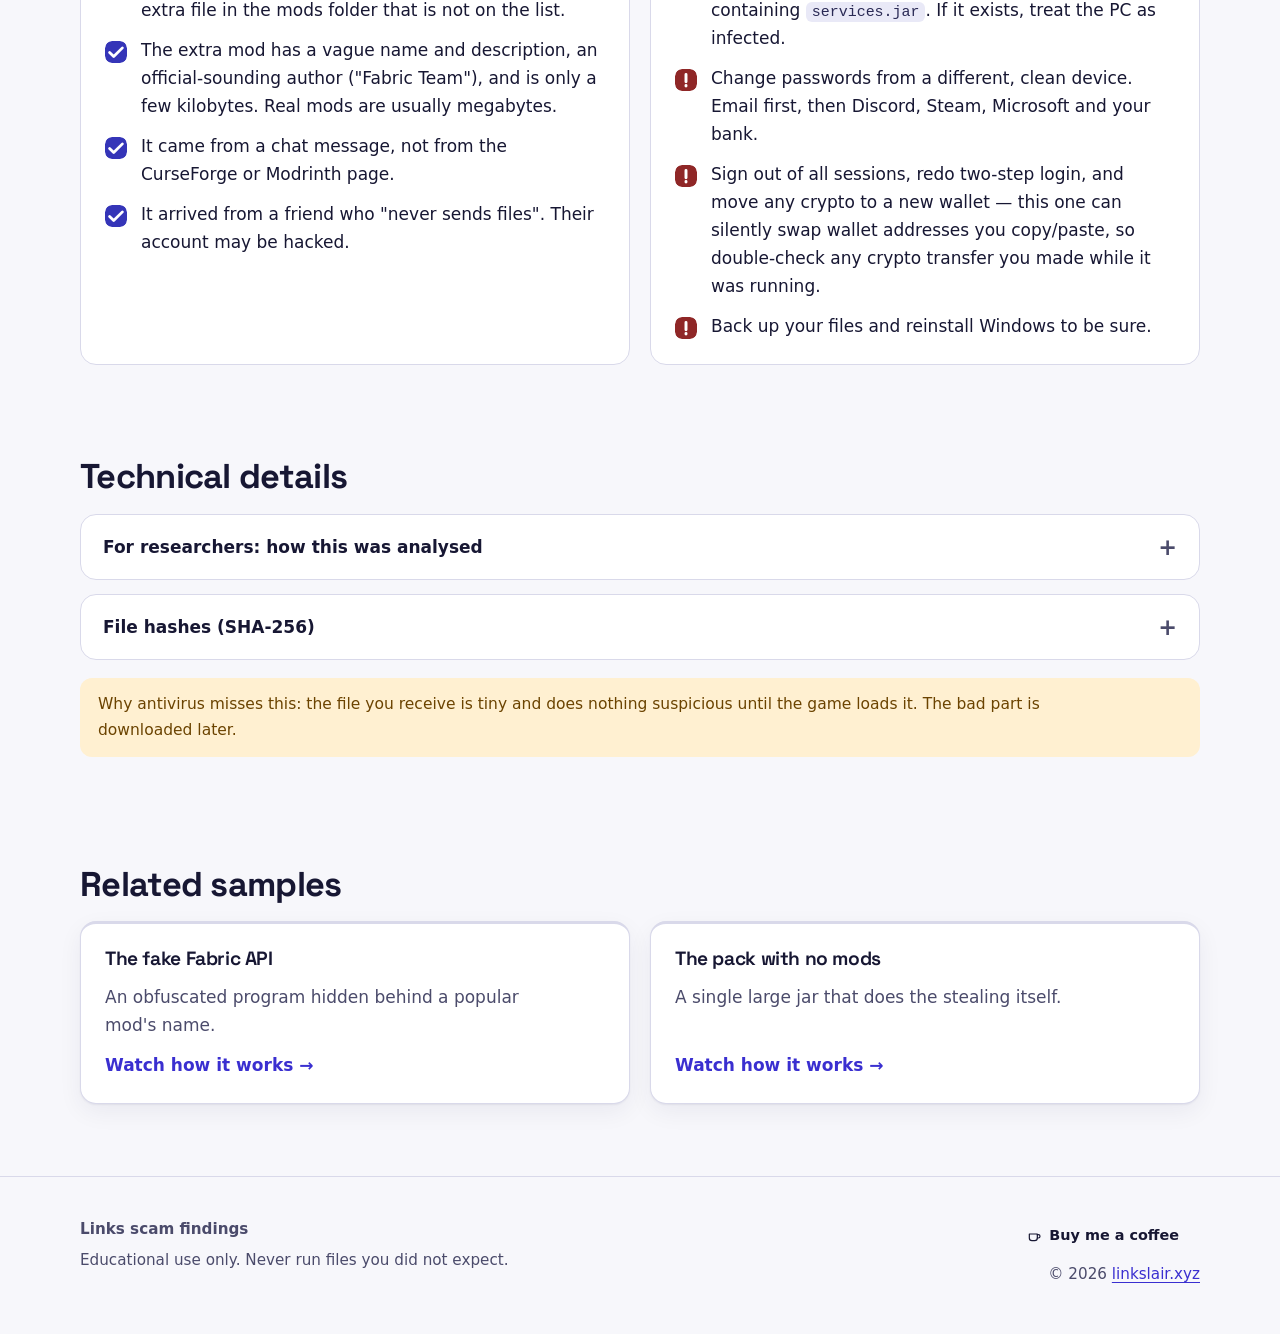
<file: samples/bettersurvival-dropper.html>
<!doctype html>
<html lang="en">
<head>
<meta charset="utf-8">
<meta name="viewport" content="width=device-width,initial-scale=1">
<title>The modpack with one extra file | Links scam findings</title>
<meta name="description" content="A fake CurseForge modpack hides one extra mod that secretly downloads real malware from a file-sharing link. Watch how it works, step by step.">
<meta name="theme-color" content="#151538">
<meta property="og:title" content="The modpack with one extra file | Links scam findings">
<meta property="og:description" content="We rip open sketchy modpack zips so you don't have to. Real scams, real malware, broken down step by step with more jokes than a security report has any right to have.">
<meta property="og:type" content="article">
<meta property="og:url" content="https://scams.linkslair.xyz/samples/bettersurvival-dropper.html">
<meta property="og:image" content="https://scams.linkslair.xyz/assets/embed.gif">
<meta property="og:image:type" content="image/gif">
<meta property="og:image:width" content="380">
<meta property="og:image:height" content="384">
<meta name="twitter:card" content="summary_large_image">
<meta name="twitter:title" content="The modpack with one extra file | Links scam findings">
<meta name="twitter:description" content="We rip open sketchy modpack zips so you don't have to. Real scams, real malware, broken down step by step with more jokes than a security report has any right to have.">
<meta name="twitter:image" content="https://scams.linkslair.xyz/assets/embed.gif">
<link rel="icon" type="image/png" href="../assets/logo.png">
<link rel="stylesheet" href="../assets/style.css">
<script>try{var t=localStorage.getItem('theme');if(t==='light'||t==='dark')document.documentElement.setAttribute('data-theme',t)}catch(e){}</script>
</head>
<body>
<a class="skip" href="#main">Skip to content</a>
<header class="site"><div class="wrap">
  <a class="brand" href="../" aria-label="Links scam findings, home"><img src="../assets/logo.png" width="34" height="34" alt="" decoding="async">Links scam findings</a>
  <nav class="main" aria-label="Main"><ul>
    <li><a href="../#samples" aria-current="page">Samples</a></li><li><a href="../#safety">Stay safe</a></li><li><a href="../#about">About</a></li>
    <li><button class="icon-btn" id="theme" type="button" aria-pressed="false" aria-label="Switch theme"></button></li>
  </ul></nav>
</div></header>

<main id="main"><div class="wrap">
  <p class="crumbs"><a href="../">Home</a><span aria-hidden="true">/</span><a href="../#samples">Samples</a><span aria-hidden="true">/</span>The modpack with one extra file</p>
  <h1>The modpack with one extra file</h1>
  <ul class="chips" aria-label="Details"><li class="chip danger">Danger: high</li><li class="chip">Dropper</li><li class="chip">Minecraft 1.21.1 / Fabric</li></ul>
  <p class="tldr"><b>In one sentence</b>A modpack that looks like a legitimate CurseForge pack contains one unlisted mod. That mod is a downloader: when the game starts, it fetches the real malware from a file-sharing link.</p>
  <dl class="facts">
    <div class="fact"><dt>First seen</dt><dd>18 Oct 2026</dd></div>
    <div class="fact"><dt>How it arrived</dt><dd>Discord DM from a hacked account</dd></div>
    <div class="fact"><dt>What it steals</dt><dd>Nothing by itself; installs a second program that does — now confirmed: saved passwords, Discord sessions, clipboard content, and screenshots</dd></div>
    <div class="fact"><dt>Antivirus (first scan)</dt><dd>0 of 65 flagged it</dd></div>
  </dl>
  <div class="actions" style="margin-top:20px"><a class="btn primary" href="https://www.virustotal.com/gui/file/DC8B4947BDCC79E93C7B952A9A921334CEB7F7E4AB03D26C06FB0CCF9C3A01E2" target="_blank" rel="noopener noreferrer">Check on VirusTotal <span class="sr-only">(opens in a new tab)</span><span aria-hidden="true">&#8599;</span></a></div>
  <p class="note">Opens the public scan page for the extra mod, the malicious file in this pack.</p>

  <section aria-labelledby="demo-h" style="padding-top:36px">
    <h2 id="demo-h">How it works, step by step</h2>
    <div class="demo">
      <div>
        <figure class="stage-card" id="stage" style="margin:0" tabindex="0" role="group" aria-label="Animated diagram"></figure>
        <div class="controls" role="group" aria-label="Animation controls">
          <button class="btn ghost" id="prev" type="button">Back</button>
          <button class="btn ghost" id="auto" type="button" aria-pressed="true" aria-label="Pause the animation">Pause</button>
          <button class="btn primary" id="next" type="button">Next <span aria-hidden="true">&rarr;</span></button>
        </div>
        <div class="progress" aria-hidden="true"><i></i></div>
        <p class="scroll-hint">Swipe the diagram sideways to see all of it.</p>
        <p class="note">The animation plays by itself and loops. Pause it any time, or pick a step to jump to it (the left and right arrow keys work too). It is a diagram, not real malware.</p>
        <p id="live" class="sr-only" aria-live="polite"></p>
      </div>
      <ol class="steps" id="steps">
        <li><button class="step-btn" type="button"><span class="num" aria-hidden="true">1</span><span><strong>The pack arrives</strong><span class="txt">A modpack is shared as a zip, usually by a hacked account. Its manifest lists real, well-known mods, so it looks legitimate.</span></span></button></li>
        <li><button class="step-btn" type="button"><span class="num" aria-hidden="true">2</span><span><strong>A hidden mod loads</strong><span class="txt">One extra jar in the mods folder is missing from that list. When the game starts, Fabric runs its start-up code in the background.</span></span></button></li>
        <li><button class="step-btn" type="button"><span class="num" aria-hidden="true">3</span><span><strong>It downloads a payload</strong><span class="txt">The mod creates a folder in your local app data and downloads a zip from a file-sharing link.</span></span></button></li>
        <li><button class="step-btn" type="button"><span class="num" aria-hidden="true">4</span><span><strong>It unpacks and cleans up</strong><span class="txt">The zip is extracted and then deleted. It contains a portable Java runtime and a program named services.jar.</span></span></button></li>
        <li><button class="step-btn" type="button"><span class="num" aria-hidden="true">5</span><span><strong>The second stage runs</strong><span class="txt">services.jar is launched with the bundled Java, so it works even if Java is not installed on the victim's PC.</span></span></button></li>
        <li><button class="step-btn" type="button"><span class="num" aria-hidden="true">6</span><span><strong>The second stage takes over</strong><span class="txt">From here it's a full stealer in its own right — see exactly what it does and how it avoids getting caught, below.</span></span></button></li>
      </ol>
    </div>
  </section>

  <section aria-labelledby="demo2-h" style="padding-top:20px">
    <h2 id="demo2-h">What the second stage actually does</h2>
    <div class="demo" id="demo2">
      <div>
        <figure class="stage-card" id="stage2" style="margin:0" tabindex="0" role="group" aria-label="Animated diagram"></figure>
        <div class="controls" role="group" aria-label="Animation controls">
          <button class="btn ghost" id="prev2" type="button">Back</button>
          <button class="btn ghost" id="auto2" type="button" aria-pressed="true" aria-label="Pause the animation">Pause</button>
          <button class="btn primary" id="next2" type="button">Next <span aria-hidden="true">&rarr;</span></button>
        </div>
        <div class="progress" aria-hidden="true"><i></i></div>
        <p class="scroll-hint">Swipe the diagram sideways to see all of it.</p>
        <p class="note">Confirmed by running the unmodified file on real, disposable hardware and watching what it actually did. It is a diagram, not real malware.</p>
        <p id="live2" class="sr-only" aria-live="polite"></p>
      </div>
      <ol class="steps" id="steps2">
        <li><button class="step-btn" type="button"><span class="num" aria-hidden="true">1</span><span><strong>It launches quietly</strong><span class="txt">services.jar starts in the background with the bundled Java. Nothing visible happens yet.</span></span></button></li>
        <li><button class="step-btn" type="button"><span class="num" aria-hidden="true">2</span><span><strong>It checks the computer</strong><span class="txt">Before doing anything else, it looks for signs this isn't a real victim's PC.</span></span></button></li>
        <li><button class="step-btn" type="button"><span class="num" aria-hidden="true">3</span><span><strong>Test labs get nothing</strong><span class="txt">It checks for dozens of known virtual-machine and sandbox markers, including a named check for Microsoft's own Hyper-V. Find one, and it goes dormant — in testing inside a VM it produced zero network activity at all.</span></span></button></li>
        <li><button class="step-btn" type="button"><span class="num" aria-hidden="true">4</span><span><strong>On a real PC, it steals</strong><span class="txt">Saved browser passwords, Discord session data, clipboard content (it can silently swap a copied wallet address), and screenshots.</span></span></button></li>
        <li><button class="step-btn" type="button"><span class="num" aria-hidden="true">5</span><span><strong>It checks in with a "license"</strong><span class="txt">It contacts an address carrying what looks like a software license code, the same one sitting unencrypted inside the file.</span></span></button></li>
        <li><button class="step-btn" type="button"><span class="num" aria-hidden="true">6</span><span><strong>That address is a relay</strong><span class="txt">It isn't a licensing server. It quietly forwards everything to a private Discord channel — confirmed by the exact error message Discord's own servers sent back through it.</span></span></button></li>
        <li><button class="step-btn" type="button"><span class="num" aria-hidden="true">7</span><span><strong>The seller gets it all</strong><span class="txt">Whoever rents out this kit can see each copy check in by its license number, and advertises the same channel for sending commands back to it.</span></span></button></li>
      </ol>
    </div>
  </section>

  <section aria-labelledby="spot-h" style="padding-top:20px">
    <h2 id="spot-h">Spot it, and what to do</h2>
    <div class="cols">
      <div class="panel"><h3>How to spot it</h3>
        <ul class="checks">
          <li>The modpack's list names real mods, but there is one extra file in the mods folder that is not on the list.</li>
          <li>The extra mod has a vague name and description, an official-sounding author ("Fabric Team"), and is only a few kilobytes. Real mods are usually megabytes.</li>
          <li>It came from a chat message, not from the CurseForge or Modrinth page.</li>
          <li>It arrived from a friend who "never sends files". Their account may be hacked.</li>
        </ul></div>
      <div class="panel"><h3>If you already ran it</h3>
        <ul class="checks warnlist">
          <li>Look for a <code>java</code> folder inside <code>%LOCALAPPDATA%</code> containing <code>services.jar</code>. If it exists, treat the PC as infected.</li>
          <li>Change passwords from a different, clean device. Email first, then Discord, Steam, Microsoft and your bank.</li>
          <li>Sign out of all sessions, redo two-step login, and move any crypto to a new wallet — this one can silently swap wallet addresses you copy/paste, so double-check any crypto transfer you made while it was running.</li>
          <li>Back up your files and reinstall Windows to be sure.</li>
        </ul></div>
    </div>
  </section>

  <section style="padding-top:20px" aria-labelledby="tech-h">
    <h2 id="tech-h">Technical details</h2>
    <details>
      <summary>For researchers: how this was analysed</summary>
      <div>
        <p>The zip's manifest lists 19 genuine CurseForge projects. The extra file is <code>overrides/mods/BetterSurvival.jar</code> (6,337 bytes) with one class, <code>com.example.mod.mc</code>, in the default Fabric template package, obfuscated with ZKM (Zelix KlassMaster), which encrypts every string. Strings were recovered statically by re-implementing the decryption routine from the class's bytecode, without executing the sample, giving the chain in steps 3 to 6. A third-party sandbox run of the jar executed it as a plain Java program, so the Fabric start-up code never triggered — that's why it showed no behaviour there. A second copy of the pack, sent a day later under a new filename (<code>BetterCraft.jar</code>), used the same structure with freshly randomised obfuscation constants and a new, still-live download link, which is where the rest of this came from.</p>
        <p>That link's archive (55 MB) held a portable Java runtime and the real payload, <code>services.jar</code> (12 MB). A separate third-party attempt to read this file with ordinary tools reportedly used up 48 GB of memory without finishing — the cause turned out to be a handful of individual program components deliberately bloated to the point that tools which try to reconstruct readable code from them run out of memory, not a huge number of components as the distributor claimed. Reading it one small piece at a time instead avoided the problem, and the whole program was turned back into readable, if still obfuscated-looking, source code (download below). Two plain-text markers inside it, a license code and a long reference number, confirm it's a licensed, bought product rather than something the distributor wrote themselves.</p>
        <p>The second diagram above (what the second stage actually does) was confirmed by running the unmodified file on a real, disposable computer and watching it directly, after noticing it did nothing at all in a virtual machine. Its actual secrets — the exact address it reports to, names it uses to blend in — stay hidden behind their own obfuscation and were not recoverable: unlike the small first-stage mod, this one doesn't use one single trick for its text, so there's no single fix that unlocks everything.</p>
        <p>Separately, in October 2026, an account believed to be connected to this sample's distribution was contacted directly. Some of what they said didn't hold up: they first claimed to write the malware themselves, which later information contradicts — it's a premade kit, sold through a storefront that was independently found, not original work. They also said the download link gets suspended whenever someone reports it, forcing a rebuild with a new link each time — which matches what actually happened (two separate builds, two separate links), confirming that reporting these links costs the operator a rebuild, not just one deleted file. Nothing here was obtained by running the malware, and nothing was shared with that account to help it evade detection or reporting.</p>
        <p class="note">Download addresses and the exact command-and-control domain are withheld here on purpose, same as throughout this writeup.</p>
      </div>
    </details>
    <details>
      <summary>File hashes (SHA-256)</summary>
      <div>
        <table>
          <thead><tr><th scope="col">File</th><th scope="col">Hash</th></tr></thead>
          <tbody>
            <tr><th scope="row">Modpack zip</th><td><div class="hash"><code>6978177AE29F69BD938D68B9EFB84D76ACFAC031543EECD0841C40CC6A7241FA</code><button class="copy" type="button" data-copy="6978177AE29F69BD938D68B9EFB84D76ACFAC031543EECD0841C40CC6A7241FA">Copy</button><a class="copy" href="https://www.virustotal.com/gui/file/6978177AE29F69BD938D68B9EFB84D76ACFAC031543EECD0841C40CC6A7241FA" target="_blank" rel="noopener noreferrer">VirusTotal<span class="sr-only"> (opens in a new tab)</span></a></div></td></tr>
            <tr><th scope="row">Extra mod (dropper)</th><td><div class="hash"><code>DC8B4947BDCC79E93C7B952A9A921334CEB7F7E4AB03D26C06FB0CCF9C3A01E2</code><button class="copy" type="button" data-copy="DC8B4947BDCC79E93C7B952A9A921334CEB7F7E4AB03D26C06FB0CCF9C3A01E2">Copy</button><a class="copy" href="https://www.virustotal.com/gui/file/DC8B4947BDCC79E93C7B952A9A921334CEB7F7E4AB03D26C06FB0CCF9C3A01E2" target="_blank" rel="noopener noreferrer">VirusTotal<span class="sr-only"> (opens in a new tab)</span></a></div></td></tr>
            <tr><th scope="row">Second build, modpack zip</th><td><div class="hash"><code>9F69624B103EE89533C0F618AFB4C900D140C03489F141595470B181DEC6879B</code><button class="copy" type="button" data-copy="9F69624B103EE89533C0F618AFB4C900D140C03489F141595470B181DEC6879B">Copy</button><a class="copy" href="https://www.virustotal.com/gui/file/9F69624B103EE89533C0F618AFB4C900D140C03489F141595470B181DEC6879B" target="_blank" rel="noopener noreferrer">VirusTotal<span class="sr-only"> (opens in a new tab)</span></a></div></td></tr>
            <tr><th scope="row">Second build, dropper (BetterCraft.jar)</th><td><div class="hash"><code>723E5E1BA60730CF388717EF16CB4E74098C7F6D3C76BECBA2C83A3A3E764CC6</code><button class="copy" type="button" data-copy="723E5E1BA60730CF388717EF16CB4E74098C7F6D3C76BECBA2C83A3A3E764CC6">Copy</button><a class="copy" href="https://www.virustotal.com/gui/file/723E5E1BA60730CF388717EF16CB4E74098C7F6D3C76BECBA2C83A3A3E764CC6" target="_blank" rel="noopener noreferrer">VirusTotal<span class="sr-only"> (opens in a new tab)</span></a></div></td></tr>
            <tr><th scope="row">Second stage (services.jar)</th><td><div class="hash"><code>78A5F08D66F152E5B2458F550D2221A4F254DE8CF3015582B2FE67E05FBC7C89</code><button class="copy" type="button" data-copy="78A5F08D66F152E5B2458F550D2221A4F254DE8CF3015582B2FE67E05FBC7C89">Copy</button><a class="copy" href="https://www.virustotal.com/gui/file/78A5F08D66F152E5B2458F550D2221A4F254DE8CF3015582B2FE67E05FBC7C89" target="_blank" rel="noopener noreferrer">VirusTotal<span class="sr-only"> (opens in a new tab)</span></a></div></td></tr>
          </tbody>
        </table>
        <p class="note">Antivirus scores change as vendors update. At the first scan (18 Oct 2026) none of 65 engines flagged the jar. Look the hashes up on a scanning service for current results.</p>
      </div>
    </details>
    <p class="callout" style="margin-top:18px">Why antivirus misses this: the file you receive is tiny and does nothing suspicious until the game loads it. The bad part is downloaded later.</p>
  </section>

  <section aria-labelledby="rel-h" style="padding-top:20px">
    <h2 id="rel-h">Related samples</h2>
    <div class="grid">
      <article class="card"><h3>The fake Fabric API</h3><p>An obfuscated program hidden behind a popular mod's name.</p><a class="more" href="akita-sparkbot.html">Watch how it works<span class="sr-only">: the fake Fabric API</span></a></article>
      <article class="card"><h3>The pack with no mods</h3><p>A single large jar that does the stealing itself.</p><a class="more" href="yunocraft-swapjar.html">Watch how it works<span class="sr-only">: the pack with no mods</span></a></article>
    </div>
  </section>
</div></main>

<footer class="site"><div class="wrap">
  <div><p><strong>Links scam findings</strong></p><p>Educational use only. Never run files you did not expect.</p></div>
  <div class="footer-right">
    <a class="footer-coffee" href="https://buymeacoffee.com/link_thefox" target="_blank" rel="noopener noreferrer">
      <svg viewBox="0 0 24 24" width="16" height="16" aria-hidden="true"><path d="M5 9h12v6a4 4 0 0 1-4 4H9a4 4 0 0 1-4-4V9Z" fill="none" stroke="currentColor" stroke-width="1.8" stroke-linejoin="round"/><path d="M17 10h1.5a2.5 2.5 0 0 1 0 5H17" fill="none" stroke="currentColor" stroke-width="1.8" stroke-linecap="round" stroke-linejoin="round"/></svg>
      Buy me a coffee<span class="sr-only"> (opens in a new tab)</span>
    </a>
    <p>&copy; <span id="year">2026</span> <a href="https://linkslair.xyz">linkslair.xyz</a></p>
  </div>
</div></footer>
<script src="../assets/site.js"></script>
<script src="../assets/stage.js"></script>
<script>
ScamStage.mount('#stage','dropper');
ScamStage.mount('#stage2','services',{root:'#demo2',prevSel:'#prev2',nextSel:'#next2',autoSel:'#auto2',liveSel:'#live2',stepsSel:'.step-btn'});
</script>
</body>
</html>
</file>
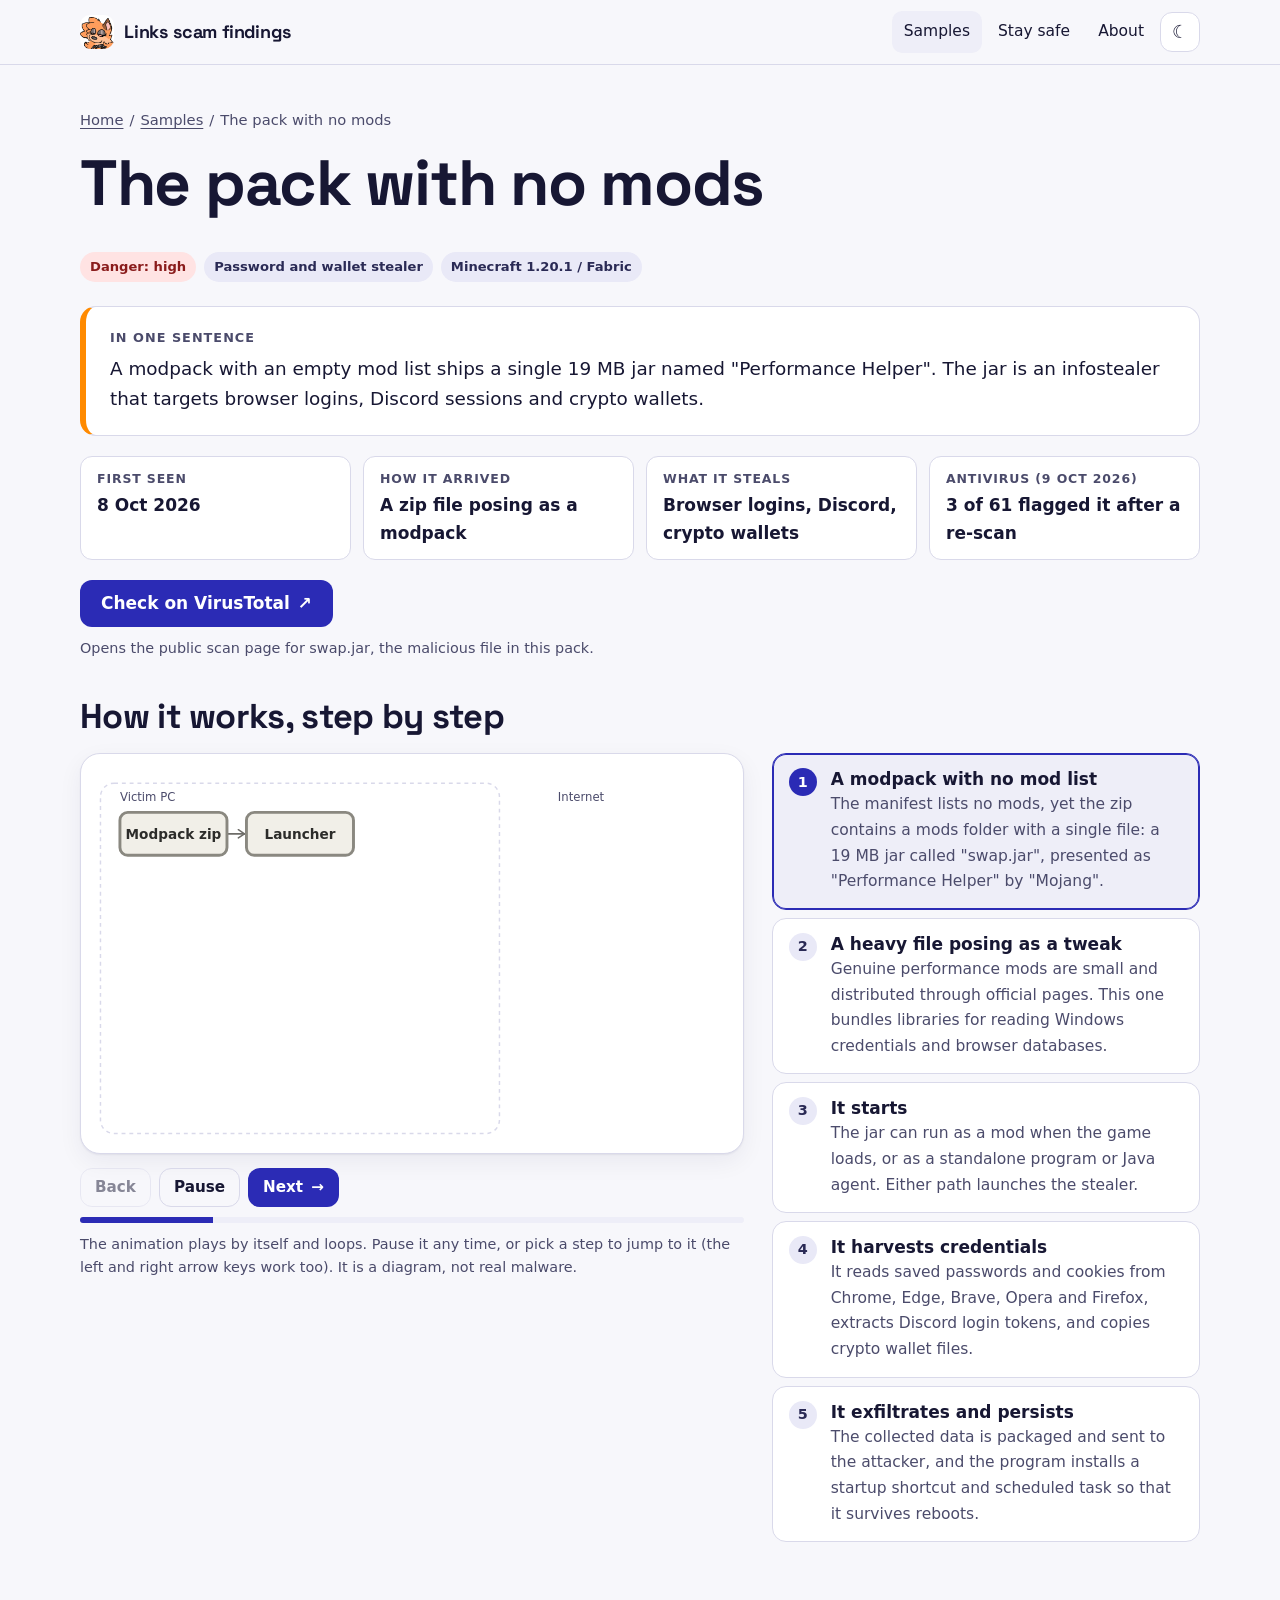
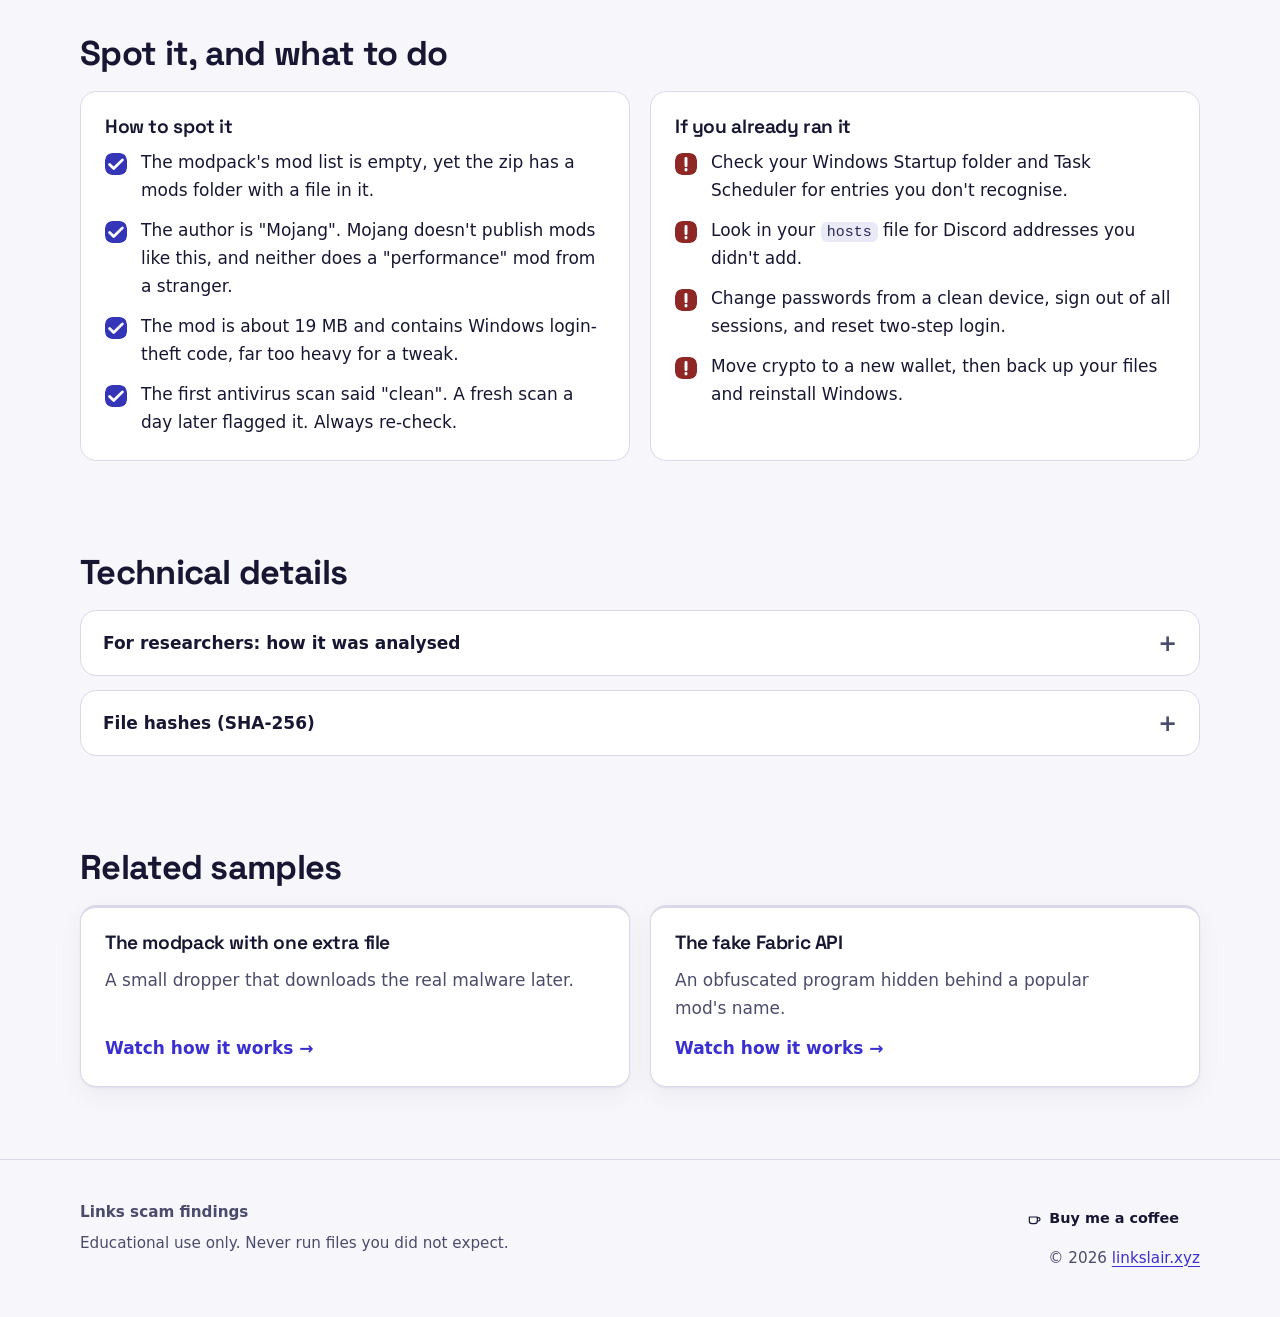
<file: samples/yunocraft-swapjar.html>
<!doctype html>
<html lang="en">
<head>
<meta charset="utf-8">
<meta name="viewport" content="width=device-width,initial-scale=1">
<title>The pack with no mods | Links scam findings</title>
<meta name="description" content="A modpack that lists no mods ships one big file called Performance Helper that steals browser logins, Discord accounts and crypto wallets. Watch how it works.">
<meta name="theme-color" content="#151538">
<meta property="og:title" content="The pack with no mods | Links scam findings">
<meta property="og:description" content="We rip open sketchy modpack zips so you don't have to. Real scams, real malware, broken down step by step with more jokes than a security report has any right to have.">
<meta property="og:type" content="article">
<meta property="og:url" content="https://scams.linkslair.xyz/samples/yunocraft-swapjar.html">
<meta property="og:image" content="https://scams.linkslair.xyz/assets/embed.gif">
<meta property="og:image:type" content="image/gif">
<meta property="og:image:width" content="380">
<meta property="og:image:height" content="384">
<meta name="twitter:card" content="summary_large_image">
<meta name="twitter:title" content="The pack with no mods | Links scam findings">
<meta name="twitter:description" content="We rip open sketchy modpack zips so you don't have to. Real scams, real malware, broken down step by step with more jokes than a security report has any right to have.">
<meta name="twitter:image" content="https://scams.linkslair.xyz/assets/embed.gif">
<link rel="icon" type="image/png" href="../assets/logo.png">
<link rel="stylesheet" href="../assets/style.css">
<script>try{var t=localStorage.getItem('theme');if(t==='light'||t==='dark')document.documentElement.setAttribute('data-theme',t)}catch(e){}</script>
</head>
<body>
<a class="skip" href="#main">Skip to content</a>
<header class="site"><div class="wrap">
  <a class="brand" href="../" aria-label="Links scam findings, home"><img src="../assets/logo.png" width="34" height="34" alt="" decoding="async">Links scam findings</a>
  <nav class="main" aria-label="Main"><ul>
    <li><a href="../#samples" aria-current="page">Samples</a></li><li><a href="../#safety">Stay safe</a></li><li><a href="../#about">About</a></li>
    <li><button class="icon-btn" id="theme" type="button" aria-pressed="false" aria-label="Switch theme"></button></li>
  </ul></nav>
</div></header>

<main id="main"><div class="wrap">
  <p class="crumbs"><a href="../">Home</a><span aria-hidden="true">/</span><a href="../#samples">Samples</a><span aria-hidden="true">/</span>The pack with no mods</p>
  <h1>The pack with no mods</h1>
  <ul class="chips" aria-label="Details"><li class="chip danger">Danger: high</li><li class="chip">Password and wallet stealer</li><li class="chip">Minecraft 1.20.1 / Fabric</li></ul>
  <p class="tldr"><b>In one sentence</b>A modpack with an empty mod list ships a single 19 MB jar named "Performance Helper". The jar is an infostealer that targets browser logins, Discord sessions and crypto wallets.</p>
  <dl class="facts">
    <div class="fact"><dt>First seen</dt><dd>8 Oct 2026</dd></div>
    <div class="fact"><dt>How it arrived</dt><dd>A zip file posing as a modpack</dd></div>
    <div class="fact"><dt>What it steals</dt><dd>Browser logins, Discord, crypto wallets</dd></div>
    <div class="fact"><dt>Antivirus (9 Oct 2026)</dt><dd>3 of 61 flagged it after a re-scan</dd></div>
  </dl>
  <div class="actions" style="margin-top:20px"><a class="btn primary" href="https://www.virustotal.com/gui/file/E6973B438F46808321F3B3E7D69CDF41ABB7D65B85D92DA7364722E02032EE0C" target="_blank" rel="noopener noreferrer">Check on VirusTotal <span class="sr-only">(opens in a new tab)</span><span aria-hidden="true">&#8599;</span></a></div>
  <p class="note">Opens the public scan page for swap.jar, the malicious file in this pack.</p>

  <section aria-labelledby="demo-h" style="padding-top:36px">
    <h2 id="demo-h">How it works, step by step</h2>
    <div class="demo">
      <div>
        <figure class="stage-card" id="stage" style="margin:0" tabindex="0" role="group" aria-label="Animated diagram"></figure>
        <div class="controls" role="group" aria-label="Animation controls">
          <button class="btn ghost" id="prev" type="button">Back</button>
          <button class="btn ghost" id="auto" type="button" aria-pressed="true" aria-label="Pause the animation">Pause</button>
          <button class="btn primary" id="next" type="button">Next <span aria-hidden="true">&rarr;</span></button>
        </div>
        <div class="progress" aria-hidden="true"><i></i></div>
        <p class="scroll-hint">Swipe the diagram sideways to see all of it.</p>
        <p class="note">The animation plays by itself and loops. Pause it any time, or pick a step to jump to it (the left and right arrow keys work too). It is a diagram, not real malware.</p>
        <p id="live" class="sr-only" aria-live="polite"></p>
      </div>
      <ol class="steps" id="steps">
        <li><button class="step-btn" type="button"><span class="num" aria-hidden="true">1</span><span><strong>A modpack with no mod list</strong><span class="txt">The manifest lists no mods, yet the zip contains a mods folder with a single file: a 19 MB jar called "swap.jar", presented as "Performance Helper" by "Mojang".</span></span></button></li>
        <li><button class="step-btn" type="button"><span class="num" aria-hidden="true">2</span><span><strong>A heavy file posing as a tweak</strong><span class="txt">Genuine performance mods are small and distributed through official pages. This one bundles libraries for reading Windows credentials and browser databases.</span></span></button></li>
        <li><button class="step-btn" type="button"><span class="num" aria-hidden="true">3</span><span><strong>It starts</strong><span class="txt">The jar can run as a mod when the game loads, or as a standalone program or Java agent. Either path launches the stealer.</span></span></button></li>
        <li><button class="step-btn" type="button"><span class="num" aria-hidden="true">4</span><span><strong>It harvests credentials</strong><span class="txt">It reads saved passwords and cookies from Chrome, Edge, Brave, Opera and Firefox, extracts Discord login tokens, and copies crypto wallet files.</span></span></button></li>
        <li><button class="step-btn" type="button"><span class="num" aria-hidden="true">5</span><span><strong>It exfiltrates and persists</strong><span class="txt">The collected data is packaged and sent to the attacker, and the program installs a startup shortcut and scheduled task so that it survives reboots.</span></span></button></li>
      </ol>
    </div>
  </section>

  <section aria-labelledby="spot-h" style="padding-top:20px">
    <h2 id="spot-h">Spot it, and what to do</h2>
    <div class="cols">
      <div class="panel"><h3>How to spot it</h3>
        <ul class="checks">
          <li>The modpack's mod list is empty, yet the zip has a mods folder with a file in it.</li>
          <li>The author is "Mojang". Mojang doesn't publish mods like this, and neither does a "performance" mod from a stranger.</li>
          <li>The mod is about 19 MB and contains Windows login-theft code, far too heavy for a tweak.</li>
          <li>The first antivirus scan said "clean". A fresh scan a day later flagged it. Always re-check.</li>
        </ul></div>
      <div class="panel"><h3>If you already ran it</h3>
        <ul class="checks warnlist">
          <li>Check your Windows Startup folder and Task Scheduler for entries you don't recognise.</li>
          <li>Look in your <code>hosts</code> file for Discord addresses you didn't add.</li>
          <li>Change passwords from a clean device, sign out of all sessions, and reset two-step login.</li>
          <li>Move crypto to a new wallet, then back up your files and reinstall Windows.</li>
        </ul></div>
    </div>
  </section>

  <section style="padding-top:20px" aria-labelledby="tech-h">
    <h2 id="tech-h">Technical details</h2>
    <details>
      <summary>For researchers: how it was analysed</summary>
      <div>
        <p>The zip's manifest has an empty <code>files</code> list. <code>overrides/mods/swap.jar</code> declares itself as Fabric mod id <code>perfhelper</code> and as <code>Main-Class</code>, <code>Premain-Class</code> and <code>Agent-Class</code> <code>Main</code>, so it can run as a program, as a Java agent, or as a mod through <code>SwapFabricMod</code> or <code>SwapForgeMod</code>.</p>
        <p>About 2,900 of its 2,966 entries are bundled libraries. The attacker code is a set of root-level classes that read Chromium and Firefox data (including Chrome's app-bound encryption keys), Discord tokens and wallet extensions. It has an embedded HTTP server with a command interface, edits the hosts file to block Discord QR login, installs a startup shortcut and scheduled task, and impersonates Winlogon to get a SYSTEM token. Some strings are in Turkish.</p>
        <p>It shares a set of custom Discord badge images with <a href="akita-sparkbot.html">"The fake Fabric API"</a>, which suggests a common builder or kit. That is a lead, not proof of a single author. The two use different code, so this is not a repackaged copy.</p>
      </div>
    </details>
    <details>
      <summary>File hashes (SHA-256)</summary>
      <div>
        <table>
          <thead><tr><th scope="col">File</th><th scope="col">Hash</th></tr></thead>
          <tbody>
            <tr><th scope="row">Modpack zip</th><td><div class="hash"><code>518A61154AF449A15D209C36A55DDC77B78DE0000E8754555281AC443B9F095D</code><button class="copy" type="button" data-copy="518A61154AF449A15D209C36A55DDC77B78DE0000E8754555281AC443B9F095D">Copy</button><a class="copy" href="https://www.virustotal.com/gui/file/518A61154AF449A15D209C36A55DDC77B78DE0000E8754555281AC443B9F095D" target="_blank" rel="noopener noreferrer">VirusTotal<span class="sr-only"> (opens in a new tab)</span></a></div></td></tr>
            <tr><th scope="row">swap.jar</th><td><div class="hash"><code>E6973B438F46808321F3B3E7D69CDF41ABB7D65B85D92DA7364722E02032EE0C</code><button class="copy" type="button" data-copy="E6973B438F46808321F3B3E7D69CDF41ABB7D65B85D92DA7364722E02032EE0C">Copy</button><a class="copy" href="https://www.virustotal.com/gui/file/E6973B438F46808321F3B3E7D69CDF41ABB7D65B85D92DA7364722E02032EE0C" target="_blank" rel="noopener noreferrer">VirusTotal<span class="sr-only"> (opens in a new tab)</span></a></div></td></tr>
          </tbody>
        </table>
        <p class="note">A re-scan on 9 Oct 2026 showed 3 of 61 engines flagging the jar as a password-stealing Java trojan; the first scan a day earlier showed none. Look the hashes up for current results.</p>
      </div>
    </details>
  </section>

  <section aria-labelledby="rel-h" style="padding-top:20px">
    <h2 id="rel-h">Related samples</h2>
    <div class="grid">
      <article class="card"><h3>The modpack with one extra file</h3><p>A small dropper that downloads the real malware later.</p><a class="more" href="bettersurvival-dropper.html">Watch how it works<span class="sr-only">: the modpack with one extra file</span></a></article>
      <article class="card"><h3>The fake Fabric API</h3><p>An obfuscated program hidden behind a popular mod's name.</p><a class="more" href="akita-sparkbot.html">Watch how it works<span class="sr-only">: the fake Fabric API</span></a></article>
    </div>
  </section>
</div></main>

<footer class="site"><div class="wrap">
  <div><p><strong>Links scam findings</strong></p><p>Educational use only. Never run files you did not expect.</p></div>
  <div class="footer-right">
    <a class="footer-coffee" href="https://buymeacoffee.com/link_thefox" target="_blank" rel="noopener noreferrer">
      <svg viewBox="0 0 24 24" width="16" height="16" aria-hidden="true"><path d="M5 9h12v6a4 4 0 0 1-4 4H9a4 4 0 0 1-4-4V9Z" fill="none" stroke="currentColor" stroke-width="1.8" stroke-linejoin="round"/><path d="M17 10h1.5a2.5 2.5 0 0 1 0 5H17" fill="none" stroke="currentColor" stroke-width="1.8" stroke-linecap="round" stroke-linejoin="round"/></svg>
      Buy me a coffee<span class="sr-only"> (opens in a new tab)</span>
    </a>
    <p>&copy; <span id="year">2026</span> <a href="https://linkslair.xyz">linkslair.xyz</a></p>
  </div>
</div></footer>
<script src="../assets/site.js"></script>
<script src="../assets/stage.js"></script>
<script>ScamStage.mount('#stage','yuno');</script>
</body>
</html>
</file>
<file: assets/style.css>
@import url('https://fonts.googleapis.com/css2?family=Space+Grotesk:wght@500;600;700&display=swap');
:root{
  color-scheme:light dark;
  --font-display:'Space Grotesk',system-ui,-apple-system,"Segoe UI",Roboto,Helvetica,Arial,sans-serif;
  --bg:#f7f7fb;--surface:#ffffff;--surface-2:#eeeef8;--text:#171733;--muted:#4b4b6b;--border:#d9d9ea;
  --link:#3a2fd0;--cta:#2b2bb5;--on-cta:#ffffff;--focus:#ff8a00;
  --chip:#e9e9f7;--chip-text:#2a2a55;--danger-bg:#ffe3e3;--danger-text:#8a1c1c;--warn-bg:#fff0d1;--warn-text:#6b4300;
  --stage:#151538;--radius:16px;--shadow:0 1px 2px rgba(20,20,60,.06),0 8px 24px rgba(20,20,60,.06);
}
@media (prefers-color-scheme:dark){
  :root:not([data-theme="light"]){
    --bg:#0c0c24;--surface:#14143a;--surface-2:#1b1b48;--text:#ececff;--muted:#b3b3d8;--border:#2c2c63;
    --link:#9ccfff;--cta:#ffb703;--on-cta:#151538;--focus:#ffb703;
    --chip:#23235a;--chip-text:#dcdcff;--danger-bg:#3b1620;--danger-text:#ffb3b3;--warn-bg:#3a2a0e;--warn-text:#ffd68a;
    --shadow:0 1px 2px rgba(0,0,0,.4),0 12px 32px rgba(0,0,0,.35);
  }
}
:root[data-theme="dark"]{
  --bg:#0c0c24;--surface:#14143a;--surface-2:#1b1b48;--text:#ececff;--muted:#b3b3d8;--border:#2c2c63;
  --link:#9ccfff;--cta:#ffb703;--on-cta:#151538;--focus:#ffb703;
  --chip:#23235a;--chip-text:#dcdcff;--danger-bg:#3b1620;--danger-text:#ffb3b3;--warn-bg:#3a2a0e;--warn-text:#ffd68a;
  --shadow:0 1px 2px rgba(0,0,0,.4),0 12px 32px rgba(0,0,0,.35);
}
*,*::before,*::after{box-sizing:border-box}
html{scroll-behavior:smooth;-webkit-text-size-adjust:100%}
body{margin:0;background:var(--bg);color:var(--text);font:400 1.0625rem/1.65 system-ui,-apple-system,"Segoe UI",Roboto,Helvetica,Arial,sans-serif;-webkit-font-smoothing:antialiased}
img,svg{max-width:100%;display:block}
a{color:var(--link);text-underline-offset:3px}
a:hover{text-decoration-thickness:2px}
:focus-visible{outline:3px solid var(--focus);outline-offset:3px;border-radius:6px}
.sr-only{position:absolute;width:1px;height:1px;padding:0;margin:-1px;overflow:hidden;clip:rect(0,0,0,0);white-space:nowrap;border:0}
.skip{position:absolute;left:12px;top:-60px;background:var(--cta);color:var(--on-cta);padding:10px 16px;border-radius:10px;z-index:100;font-weight:600;text-decoration:none}
.skip:focus{top:12px}
.wrap{width:min(1120px,100% - 40px);margin-inline:auto}

header.site{position:sticky;top:0;z-index:50;background:color-mix(in srgb,var(--bg) 86%,transparent);backdrop-filter:saturate(1.4) blur(12px);border-bottom:1px solid var(--border)}
header.site .wrap{display:flex;align-items:center;justify-content:space-between;gap:16px;min-height:64px}
.brand{display:flex;align-items:center;gap:10px;font-weight:700;letter-spacing:-.01em;color:var(--text);text-decoration:none;font-size:1.125rem;font-family:var(--font-display)}
.brand svg{width:30px;height:30px}
nav.main ul{display:flex;gap:4px;list-style:none;margin:0;padding:0;align-items:center;flex-wrap:wrap}
nav.main a{display:inline-block;padding:8px 12px;border-radius:10px;color:var(--text);text-decoration:none;font-weight:500;font-size:.97rem}
nav.main a:hover,nav.main a[aria-current="page"]{background:var(--surface-2)}
.icon-btn{appearance:none;border:1px solid var(--border);background:var(--surface);color:var(--text);width:40px;height:40px;border-radius:12px;cursor:pointer;display:grid;place-items:center;font-size:1.1rem}
.icon-btn:hover{background:var(--surface-2)}

.hero{padding:clamp(48px,9vw,110px) 0 clamp(32px,5vw,60px)}
.eyebrow{display:inline-flex;align-items:center;gap:8px;font-size:.85rem;font-weight:600;letter-spacing:.06em;text-transform:uppercase;color:var(--muted)}
.eyebrow::before{content:"";width:8px;height:8px;border-radius:50%;background:var(--focus)}
h1,h2,h3{line-height:1.15;letter-spacing:-.02em;margin:0 0 .5em;font-weight:700;font-family:var(--font-display);text-wrap:balance}
h1{font-size:clamp(2.2rem,6vw,4rem)}
h2{font-size:clamp(1.55rem,3.2vw,2.15rem)}
h3{font-size:1.2rem;font-weight:650}
.lead{font-size:clamp(1.1rem,2vw,1.3rem);color:var(--muted);max-width:60ch;text-wrap:pretty}
p{text-wrap:pretty}
.btn{display:inline-flex;align-items:center;gap:8px;padding:12px 20px;border-radius:12px;font-weight:650;text-decoration:none;border:1px solid transparent;cursor:pointer;font:inherit;font-weight:650;line-height:1.2;transition:transform .12s ease,filter .15s ease,background-color .15s ease}
.btn.primary{background:var(--cta);color:var(--on-cta)}
.btn.primary:hover{filter:brightness(1.08)}
.btn.ghost{background:transparent;color:var(--text);border-color:var(--border)}
.btn.ghost:hover{background:var(--surface-2)}
.btn[disabled]{opacity:.5;cursor:not-allowed}
.btn:active:not([disabled]){transform:scale(.96)}
.actions{display:flex;gap:12px;flex-wrap:wrap;margin-top:28px}

section{padding:clamp(36px,6vw,72px) 0}
.grid{display:grid;grid-template-columns:repeat(auto-fit,minmax(min(100%,320px),1fr));gap:20px}
.card{background:var(--surface);border:1px solid var(--border);border-radius:var(--radius);padding:24px;box-shadow:var(--shadow);display:flex;flex-direction:column;gap:12px;transition:transform .18s ease,border-color .18s ease,box-shadow .18s ease;border-top:3px solid var(--card-accent,var(--border))}
.card:hover{transform:translateY(-3px);border-color:var(--link);box-shadow:var(--shadow),0 0 0 1px color-mix(in srgb,var(--card-accent,var(--link)) 35%,transparent),0 14px 36px -12px color-mix(in srgb,var(--card-accent,var(--link)) 45%,transparent)}
.card[data-accent="coral"]{--card-accent:#d85a30}
.card[data-accent="purple"]{--card-accent:#7f77dd}
.card[data-accent="red"]{--card-accent:#e24b4a}
.card h3{margin:0}
.card p{margin:0;color:var(--muted)}
.card .more{margin-top:auto;font-weight:650;text-decoration:none;display:inline-flex;gap:6px;align-items:center}
.card .more::after{content:"→";transition:transform .18s}
.card:hover .more::after{transform:translateX(4px)}
.card a.cover{position:absolute;inset:0;border-radius:var(--radius)}
.card{position:relative}
.card .more{position:static}
.card .more::before{content:"";position:absolute;inset:0;border-radius:var(--radius)}
.thumb{aspect-ratio:16/9;border-radius:12px;background:var(--stage);overflow:hidden;position:relative}
.thumb svg{width:100%;height:100%}
.chips{display:flex;flex-wrap:wrap;gap:8px;list-style:none;padding:0;margin:0}
.chip{display:inline-flex;align-items:center;gap:6px;padding:4px 10px;border-radius:999px;background:var(--chip);color:var(--chip-text);font-size:.82rem;font-weight:600}
.chip.danger{background:var(--danger-bg);color:var(--danger-text)}
.chip.warn{background:var(--warn-bg);color:var(--warn-text)}

.tips{counter-reset:t;display:grid;gap:16px;list-style:none;padding:0;margin:0;grid-template-columns:repeat(auto-fit,minmax(min(100%,300px),1fr))}
.tips li{counter-increment:t;background:var(--surface);border:1px solid var(--border);border-radius:var(--radius);padding:22px 22px 22px 70px;position:relative}
.tips li::before{content:counter(t);position:absolute;left:20px;top:20px;width:34px;height:34px;border-radius:50%;background:var(--cta);color:var(--on-cta);display:grid;place-items:center;font-weight:750}
.tips strong{display:block;margin-bottom:4px}
.band{background:var(--surface-2);border-block:1px solid var(--border);position:relative;isolation:isolate;overflow:hidden}
.band::before{content:"";position:absolute;z-index:-1;inset:0;background-image:linear-gradient(var(--grid) 1px,transparent 1px),linear-gradient(90deg,var(--grid) 1px,transparent 1px);background-size:44px 44px;-webkit-mask-image:radial-gradient(ellipse 65% 80% at 85% 0%,#000,transparent 72%);mask-image:radial-gradient(ellipse 65% 80% at 85% 0%,#000,transparent 72%)}

.crumbs{font-size:.92rem;color:var(--muted);padding-top:28px}
.crumbs a{color:var(--muted)}
.crumbs span[aria-hidden]{margin:0 6px}
.tldr{background:var(--surface);border:1px solid var(--border);border-left:6px solid var(--focus);border-radius:var(--radius);padding:20px 24px;margin:24px 0 8px;font-size:1.15rem}
.tldr b{display:block;font-size:.8rem;letter-spacing:.08em;text-transform:uppercase;color:var(--muted);margin-bottom:6px}
.facts{display:grid;grid-template-columns:repeat(auto-fit,minmax(170px,1fr));gap:12px;margin:20px 0 0}
.fact{background:var(--surface);border:1px solid var(--border);border-radius:12px;padding:12px 16px}
.fact dt{font-size:.78rem;text-transform:uppercase;letter-spacing:.07em;color:var(--muted);font-weight:650}
.fact dd{margin:2px 0 0;font-weight:650}

.demo{display:grid;grid-template-columns:minmax(0,1.55fr) minmax(0,1fr);gap:28px;align-items:start}
.stage-card{border-radius:20px;border:1px solid var(--border);box-shadow:var(--shadow)}
.stage-card svg{width:100%;height:auto}
.controls{display:flex;gap:8px;flex-wrap:wrap;align-items:center;margin:14px 0 6px}
.controls .btn{padding:9px 14px;font-size:.95rem}
.progress{height:6px;border-radius:99px;background:var(--surface-2);overflow:hidden;margin-top:10px}
.progress i{display:block;height:100%;width:0;background:var(--cta);transition:width .35s ease}
.steps{list-style:none;margin:0;padding:0;display:grid;gap:8px}
.step-btn{all:unset;box-sizing:border-box;display:flex;gap:14px;width:100%;padding:14px 16px;border:1px solid var(--border);border-radius:14px;background:var(--surface);cursor:pointer;align-items:flex-start}
.step-btn:hover{border-color:var(--link)}
.step-btn:focus-visible{outline:3px solid var(--focus);outline-offset:2px}
.step-btn[aria-current="step"]{border-color:var(--cta);background:var(--surface-2);box-shadow:inset 0 0 0 1px var(--cta)}
.step-btn .num{flex:none;width:28px;height:28px;border-radius:50%;background:var(--chip);color:var(--chip-text);display:grid;place-items:center;font-weight:750;font-size:.9rem}
.step-btn[aria-current="step"] .num{background:var(--cta);color:var(--on-cta)}
.step-btn strong{display:block;line-height:1.3}
.step-btn .txt{display:block;color:var(--muted);font-size:.97rem;margin-top:2px}
.note{font-size:.9rem;color:var(--muted);margin:10px 0 0}

.cols{display:grid;grid-template-columns:repeat(auto-fit,minmax(min(100%,340px),1fr));gap:20px}
.panel{background:var(--surface);border:1px solid var(--border);border-radius:var(--radius);padding:24px}
.panel h3{margin-top:0}
.checks{list-style:none;padding:0;margin:0;display:grid;gap:12px}
.checks li{display:flex;gap:12px;align-items:flex-start}
.checks li::before{content:"";flex:none;width:22px;height:22px;margin-top:3px;border-radius:7px;background:var(--cta);mask:url("data:image/svg+xml,%3Csvg xmlns='http://www.w3.org/2000/svg' viewBox='0 0 24 24'%3E%3Cpath d='M5 12.5l4.5 4.5L19 7.5' fill='none' stroke='black' stroke-width='3' stroke-linecap='round' stroke-linejoin='round'/%3E%3C/svg%3E") center/contain no-repeat,linear-gradient(#000,#000);-webkit-mask-composite:source-over;mask-composite:exclude;opacity:.95}
.checks.warnlist li::before{background:var(--danger-text)}
details{background:var(--surface);border:1px solid var(--border);border-radius:var(--radius);padding:0 22px;margin-top:14px}
summary{cursor:pointer;font-weight:650;padding:18px 0;list-style:none;display:flex;justify-content:space-between;gap:12px;align-items:center}
summary::-webkit-details-marker{display:none}
summary::after{content:"+";font-size:1.4rem;line-height:1;color:var(--muted)}
details[open] summary::after{content:"–"}
details>div{padding:0 0 20px}
table{width:100%;border-collapse:collapse;font-size:.95rem}
th,td{text-align:left;padding:10px 8px;border-bottom:1px solid var(--border);vertical-align:top}
th{font-weight:650;color:var(--muted);font-size:.8rem;text-transform:uppercase;letter-spacing:.06em}
code{font:500 .88em ui-monospace,SFMono-Regular,Consolas,monospace;background:var(--chip);color:var(--chip-text);padding:2px 6px;border-radius:6px;word-break:break-all}
.hash{display:flex;gap:8px;align-items:center;flex-wrap:wrap}
.copy{appearance:none;border:1px solid var(--border);background:var(--surface);color:var(--text);border-radius:8px;padding:4px 10px;font:inherit;font-size:.82rem;cursor:pointer}
.copy:hover{background:var(--surface-2)}
.callout{background:var(--warn-bg);color:var(--warn-text);border-radius:12px;padding:14px 18px;font-size:.97rem}
footer.site{border-top:1px solid var(--border);padding:40px 0;color:var(--muted);font-size:.95rem}
footer.site .wrap{display:flex;gap:24px;justify-content:space-between;flex-wrap:wrap}
footer.site p{margin:0 0 6px;max-width:60ch}

@media (max-width:900px){.demo{grid-template-columns:minmax(0,1fr)}.hero{padding-top:40px}}
@media (max-width:560px){body{font-size:1rem}nav.main a{padding:8px 9px;font-size:.92rem}.tips li{padding:20px 18px 20px 62px}}
@media (prefers-reduced-motion:reduce){*,*::before,*::after{animation:none!important;transition:none!important;scroll-behavior:auto!important}}
@media print{header.site,.controls,.skip{display:none}body{background:#fff;color:#000}}

/* Diagram (flat boxes, arrows and travelling packets) */
:root{--n-gray-f:#f1efe8;--n-gray-s:#8a8880;--n-gray-t:#2c2c2a;--n-coral-f:#faece7;--n-coral-s:#993c1d;--n-coral-t:#712b13;--n-purple-f:#eeedfe;--n-purple-s:#534ab7;--n-purple-t:#3c3489;--n-red-f:#fcebeb;--n-red-s:#a32d2d;--n-red-t:#791f1f;--ar-gray:#6d6c68}
@media (prefers-color-scheme:dark){:root:not([data-theme="light"]){--n-gray-f:#2c2c2a;--n-gray-s:#b4b2a9;--n-gray-t:#f1efe8;--n-coral-f:#4a1b0c;--n-coral-s:#f0997b;--n-coral-t:#f5c4b3;--n-purple-f:#26215c;--n-purple-s:#afa9ec;--n-purple-t:#cecbf6;--n-red-f:#501313;--n-red-s:#f09595;--n-red-t:#f7c1c1;--ar-gray:#b4b2a9}}
:root[data-theme="dark"]{--n-gray-f:#2c2c2a;--n-gray-s:#b4b2a9;--n-gray-t:#f1efe8;--n-coral-f:#4a1b0c;--n-coral-s:#f0997b;--n-coral-t:#f5c4b3;--n-purple-f:#26215c;--n-purple-s:#afa9ec;--n-purple-t:#cecbf6;--n-red-f:#501313;--n-red-s:#f09595;--n-red-t:#f7c1c1;--ar-gray:#b4b2a9}
.stage-card{background:var(--surface);overflow:auto hidden;-webkit-overflow-scrolling:touch}
.stage-card svg{min-width:560px;width:100%;height:auto;display:block}
.dg-frame{fill:none;stroke:var(--border);stroke-width:1.5;stroke-dasharray:4 4}
.dg-label{fill:var(--muted);font-size:12px;font-family:inherit}
.dg-item{opacity:0;transition:opacity .45s ease}
.dg-item.on{opacity:1}
.dg-node rect{stroke-width:1;transition:stroke-width .2s}
.dg-node.cur rect{stroke-width:3}
.dg-t{font-size:14px;font-weight:650;font-family:inherit}
.dg-s{font-size:12px;font-family:inherit;opacity:.85}
.n-gray rect{fill:var(--n-gray-f);stroke:var(--n-gray-s)}.n-gray text{fill:var(--n-gray-t)}
.n-coral rect{fill:var(--n-coral-f);stroke:var(--n-coral-s)}.n-coral text{fill:var(--n-coral-t)}
.n-purple rect{fill:var(--n-purple-f);stroke:var(--n-purple-s)}.n-purple text{fill:var(--n-purple-t)}
.n-red rect{fill:var(--n-red-f);stroke:var(--n-red-s)}.n-red text{fill:var(--n-red-t)}
.dg-arrow{fill:none;stroke-width:1.75;stroke-linecap:round;stroke-linejoin:round}
.a-gray{stroke:var(--ar-gray)}.a-coral{stroke:#d85a30}.a-purple{stroke:#7f77dd}.a-red{stroke:#e24b4a}
#pkt{filter:none}
.scroll-hint{display:none;font-size:.85rem;color:var(--muted);margin:8px 2px 0}
@media (max-width:640px){.scroll-hint{display:block}}
.demo>*{min-width:0}
.stage-card{max-width:100%}
html,body{overflow-x:clip}

/* checklist layout fix: block items so inline code and text flow normally */
.checks li{display:block;position:relative;padding-left:36px}
.checks li::before{position:absolute;left:0;top:.3em;margin:0}
.checks.warnlist li::before{background:var(--danger-text);mask:url("data:image/svg+xml,%3Csvg xmlns='http://www.w3.org/2000/svg' viewBox='0 0 24 24'%3E%3Cpath d='M12 6v8M12 18v.5' fill='none' stroke='black' stroke-width='3.2' stroke-linecap='round'/%3E%3C/svg%3E") center/contain no-repeat,linear-gradient(#000,#000);-webkit-mask-composite:source-over;mask-composite:exclude}
code{word-break:normal;overflow-wrap:normal;white-space:nowrap}
.hash code,td code{white-space:normal;word-break:break-all}

a.copy{text-decoration:none;display:inline-block}
@media (max-width:640px){header.site .wrap{flex-wrap:wrap;padding-block:8px;row-gap:4px}.brand{font-size:1.02rem}}

/* ---------- Home page extras ---------- */
:root{--g1:#4b2fe0;--g2:#c2255c;--glow1:#6d4aff;--glow2:#2ec4b6;--grid:color-mix(in srgb,var(--text) 9%,transparent)}
@media (prefers-color-scheme:dark){:root:not([data-theme="light"]){--g1:#ffd166;--g2:#ff7a90}}
:root[data-theme="dark"]{--g1:#ffd166;--g2:#ff7a90}
.hero-fx{position:relative;overflow:hidden;isolation:isolate}
.hero-fx::before{content:"";position:absolute;z-index:-1;inset:0;background:radial-gradient(620px 420px at 88% 8%,color-mix(in srgb,var(--glow1) 26%,transparent),transparent 70%),radial-gradient(520px 380px at 4% 95%,color-mix(in srgb,var(--glow2) 20%,transparent),transparent 70%)}
.hero-fx::after{content:"";position:absolute;z-index:-1;inset:0;background-image:linear-gradient(var(--grid) 1px,transparent 1px),linear-gradient(90deg,var(--grid) 1px,transparent 1px);background-size:44px 44px;-webkit-mask-image:radial-gradient(ellipse 80% 70% at 70% 30%,#000,transparent);mask-image:radial-gradient(ellipse 80% 70% at 70% 30%,#000,transparent)}
.hero-mascot{position:absolute;z-index:-1;left:clamp(-120px,-6vw,-40px);bottom:clamp(-60px,-4vw,-20px);width:clamp(220px,26vw,360px);height:auto;opacity:.08;transform:rotate(-8deg);filter:grayscale(1)}
:root[data-theme="dark"] .hero-mascot{opacity:.1}
@media (prefers-color-scheme:dark){:root:not([data-theme="light"]) .hero-mascot{opacity:.1}}
.hero-grid{display:grid;grid-template-columns:minmax(0,1.1fr) minmax(0,.9fr);gap:clamp(24px,5vw,64px);align-items:center}
.grad{color:var(--link);background:linear-gradient(90deg,var(--g1),var(--g2));-webkit-background-clip:text;background-clip:text;-webkit-text-fill-color:transparent}
.hero-card{background:var(--surface);border:1px solid var(--border);border-radius:22px;padding:18px;box-shadow:var(--shadow);max-width:460px;width:100%;justify-self:center}
.hero-card svg{width:100%;height:auto;display:block}
.hc-node rect{stroke-width:1.5;animation:hclit 8s ease-in-out infinite;animation-delay:calc(var(--i)*2.4s)}
.hc-num circle{fill:var(--chip)}.hc-num text{fill:var(--chip-text)}
.hc-dot{fill:#ff8a3d;offset-path:path("M64 46V274");offset-rotate:0deg;animation:hcmove 8s linear infinite}
@keyframes hclit{0%,22%{stroke-width:4}34%,100%{stroke-width:1.5}}
@keyframes hcmove{from{offset-distance:0%}to{offset-distance:100%}}
.stats{display:grid;grid-template-columns:repeat(auto-fit,minmax(170px,1fr));gap:12px;margin:0;padding:0}
.stats>div{background:var(--surface);border:1px solid var(--border);border-radius:16px;padding:16px 20px}
.stats dt{font-size:.8rem;text-transform:uppercase;letter-spacing:.07em;color:var(--muted);font-weight:650}
.stats dd{margin:4px 0 0;font-size:2.3rem;font-weight:800;letter-spacing:-.02em;font-variant-numeric:tabular-nums;line-height:1.1}
.flow{list-style:none;padding:0;margin:0;display:grid;grid-template-columns:repeat(auto-fit,minmax(min(100%,230px),1fr));gap:16px;counter-reset:f}
.flow li{position:relative;background:var(--surface);border:1px solid var(--border);border-radius:16px;padding:22px;counter-increment:f}
.flow li::after{content:"0" counter(f);position:absolute;top:16px;right:18px;font:700 .85rem ui-monospace,Consolas,monospace;color:var(--muted)}
.flow svg{width:30px;height:30px;color:var(--link);margin-bottom:12px}
.flow h3{font-size:1.05rem;margin:0 0 6px}
.flow p{margin:0;color:var(--muted);font-size:.97rem}
.mini{width:100%;height:auto;border-radius:12px;background:var(--surface-2);border:1px solid var(--border)}
.mn rect{stroke-width:1;animation:mlit 6s ease-in-out infinite;animation-delay:calc(var(--i)*1.2s)}
.mn text{font:600 11px system-ui,-apple-system,"Segoe UI",sans-serif}
.ma{fill:none;stroke-width:1.75;stroke-linecap:round}
@keyframes mlit{0%,18%{stroke-width:3}30%,100%{stroke-width:1}}
.quiz{background:var(--surface);border:1px solid var(--border);border-radius:20px;padding:clamp(18px,3vw,32px);box-shadow:var(--shadow)}
.q-head{display:flex;justify-content:space-between;align-items:center;margin-bottom:12px}
.q-score{font-weight:650;color:var(--muted)}
.q-q{font-size:1.15rem;font-weight:600;margin:0 0 18px}
.q-grid{display:grid;grid-template-columns:minmax(0,.7fr) minmax(0,1.3fr);gap:16px}
.q-grid:has(>.panel:only-child){grid-template-columns:1fr}
.q-list{margin:0;padding-left:18px;color:var(--muted)}
.q-files{display:grid;gap:8px}
.q-file{all:unset;box-sizing:border-box;display:flex;flex-wrap:wrap;gap:4px 14px;align-items:center;padding:12px 14px;border:1px solid var(--border);border-radius:12px;background:var(--bg);cursor:pointer;color:var(--text)}
.q-file strong{font-weight:650;word-break:break-all}
.q-file span{color:var(--muted);font-size:.92rem}
.q-file:hover{border-color:var(--link)}
.q-file:focus-visible{outline:3px solid var(--focus);outline-offset:2px}
.q-file[aria-disabled]{cursor:default}
.q-file.right{border-color:#2f9e5e;background:color-mix(in srgb,#2f9e5e 16%,var(--bg))}
.q-file.wrong{border-color:var(--danger-text);background:var(--danger-bg)}
.q-file .q-tag{margin-left:auto;font-weight:650;font-size:.9rem;color:var(--text)}
.q-fb{margin-top:18px}.q-fb:empty{display:none}
.q-fb p{margin:0 0 10px}
.q-res{font-weight:750;font-size:1.1rem}
.q-done{text-align:center;padding:12px}
.q-big{font-size:3.4rem;font-weight:800;margin:0;letter-spacing:-.03em}
@media (max-width:900px){.hero-grid{grid-template-columns:1fr}.hero-card{max-width:420px;justify-self:start}.q-grid{grid-template-columns:1fr}}
@media (prefers-reduced-motion:reduce){.hc-dot{display:none}.hc-node rect,.mn rect{animation:none!important}}
@media (forced-colors:active){.grad{-webkit-text-fill-color:currentColor;background:none}}

.brand img{width:34px;height:34px;border-radius:10px;object-fit:cover;flex:none}

.support-panel{display:flex;flex-direction:column;gap:12px}
.support-panel .btn{align-self:flex-start}
.footer-right{display:flex;flex-direction:column;align-items:flex-end;gap:8px}
.footer-coffee{display:inline-flex;align-items:center;gap:7px;padding:7px 14px;border-radius:var(--radius);border:1px solid var(--border-strong);color:var(--text);text-decoration:none;font-size:.9rem;font-weight:600}
.footer-coffee:hover{background:var(--surface-1)}
@media (max-width:640px){footer.site .wrap{flex-direction:column;align-items:flex-start}.footer-right{align-items:flex-start}}
</file>
